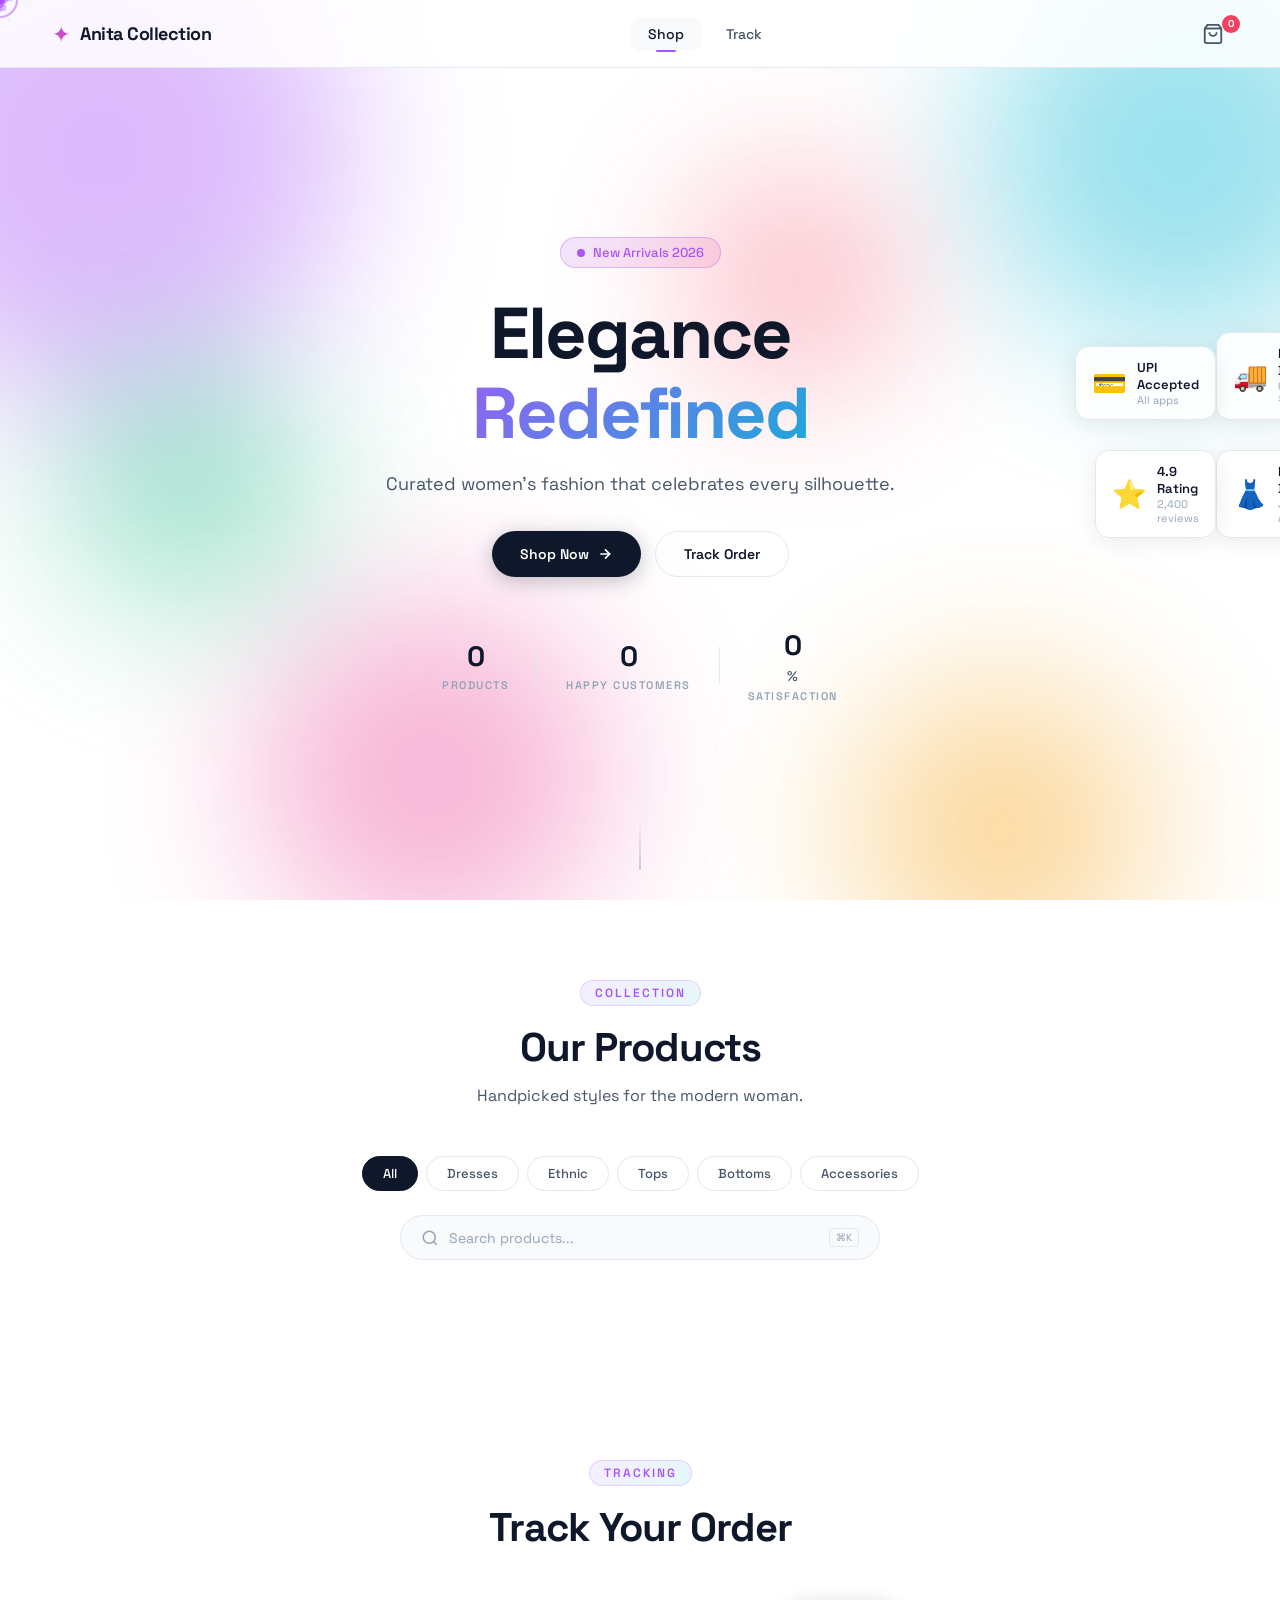
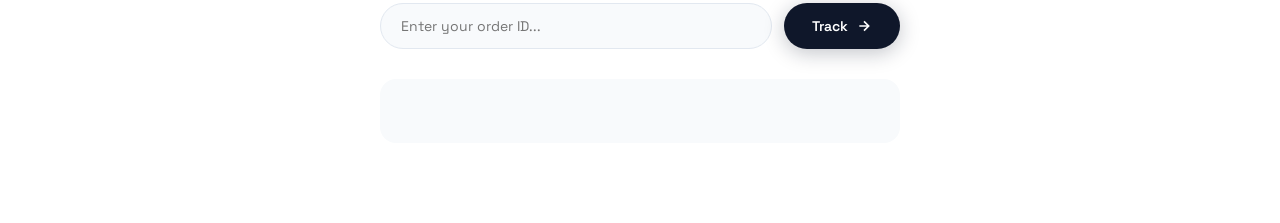
<file: index.html>
<!DOCTYPE html>
<html lang="en">
<head>
    <meta charset="UTF-8">
    <meta name="viewport" content="width=device-width, initial-scale=1.0">
    <title>Anita Collection — Women's Fashion</title>
    <link href="https://fonts.googleapis.com/css2?family=Space+Grotesk:wght@300;400;500;600;700&family=Inter:wght@300;400;500;600;700&display=swap" rel="stylesheet">
    <link rel="stylesheet" href="style.css">
</head>
<body>

<canvas id="cursor-canvas"></canvas>
<div id="cursor-follower">
    <div class="cursor-dot"></div>
    <div class="cursor-ring"></div>
</div>

<!-- Secret trigger: triple-click brand logo -->
<nav class="navbar">
    <div class="nav-brand" id="navBrand" data-secret-trigger>
        <span class="brand-icon">✦</span>
        <span class="brand-name">Anita Collection</span>
    </div>
    <div class="nav-links">
        <a href="#shop" class="nav-link active" data-goto="shop">Shop</a>
        <a href="#orders" class="nav-link" data-goto="orders">Track</a>
    </div>
    <div class="nav-cart" id="navCart">
        <span class="cart-count" id="cartCount">0</span>
        <svg width="22" height="22" viewBox="0 0 24 24" fill="none" stroke="currentColor" stroke-width="2">
            <path d="M6 2L3 6v14a2 2 0 002 2h14a2 2 0 002-2V6l-3-4z"/>
            <line x1="3" y1="6" x2="21" y2="6"/>
            <path d="M16 10a4 4 0 01-8 0"/>
        </svg>
    </div>
</nav>

<!-- HERO -->
<section class="hero" id="hero">
    <div class="hero-bg-shapes">
        <div class="shape shape-1"></div>
        <div class="shape shape-2"></div>
        <div class="shape shape-3"></div>
        <div class="shape shape-4"></div>
        <div class="shape shape-5"></div>
        <div class="shape shape-6"></div>
    </div>
    <div class="hero-content">
        <div class="hero-badge">
            <span class="badge-pulse"></span>
            New Arrivals 2026
        </div>
        <h1 class="hero-title">
            <span class="hero-title-line">Elegance</span>
            <span class="hero-title-line gradient-text">Redefined</span>
        </h1>
        <p class="hero-subtitle">Curated women's fashion that celebrates every silhouette.</p>
        <div class="hero-cta">
            <button class="btn btn-primary" data-goto="shop">
                <span>Shop Now</span>
                <svg width="16" height="16" viewBox="0 0 24 24" fill="none" stroke="currentColor" stroke-width="2.5">
                    <path d="M5 12h14M12 5l7 7-7 7"/>
                </svg>
            </button>
            <button class="btn btn-ghost" data-goto="orders">
                <span>Track Order</span>
            </button>
        </div>
        <div class="hero-stats">
            <div class="stat-item">
                <span class="stat-number" data-count="1200">0</span>
                <span class="stat-label">Products</span>
            </div>
            <div class="stat-divider"></div>
            <div class="stat-item">
                <span class="stat-number" data-count="8500">0</span>
                <span class="stat-label">Happy Customers</span>
            </div>
            <div class="stat-divider"></div>
            <div class="stat-item">
                <span class="stat-number" data-count="99">0</span><span class="stat-suffix">%</span>
                <span class="stat-label">Satisfaction</span>
            </div>
        </div>
    </div>
    <div class="hero-visual">
        <div class="float-card fc-1">
            <div class="fc-emoji">👗</div>
            <div class="fc-info"><div class="fc-title">New Dress</div><div class="fc-sub">Just added</div></div>
        </div>
        <div class="float-card fc-2">
            <div class="fc-emoji">⭐</div>
            <div class="fc-info"><div class="fc-title">4.9 Rating</div><div class="fc-sub">2,400 reviews</div></div>
        </div>
        <div class="float-card fc-3">
            <div class="fc-emoji">🚚</div>
            <div class="fc-info"><div class="fc-title">Free Delivery</div><div class="fc-sub">Orders ₹499+</div></div>
        </div>
        <div class="float-card fc-4">
            <div class="fc-emoji">💳</div>
            <div class="fc-info"><div class="fc-title">UPI Accepted</div><div class="fc-sub">All apps</div></div>
        </div>
    </div>
    <div class="hero-scroll-indicator">
        <div class="scroll-line"></div>
    </div>
</section>

<!-- SHOP -->
<div class="shop-section" id="shop">
    <div class="section-header">
        <div class="section-tag">Collection</div>
        <h2 class="section-title">Our Products</h2>
        <p class="section-subtitle">Handpicked styles for the modern woman.</p>
    </div>
    <div class="shop-filters">
        <button class="filter-btn active" data-filter="all">All</button>
        <button class="filter-btn" data-filter="dresses">Dresses</button>
        <button class="filter-btn" data-filter="ethnic">Ethnic</button>
        <button class="filter-btn" data-filter="tops">Tops</button>
        <button class="filter-btn" data-filter="bottoms">Bottoms</button>
        <button class="filter-btn" data-filter="accessories">Accessories</button>
    </div>
    <div class="search-bar">
        <svg width="18" height="18" viewBox="0 0 24 24" fill="none" stroke="currentColor" stroke-width="2">
            <circle cx="11" cy="11" r="8"/><path d="m21 21-4.35-4.35"/>
        </svg>
        <input type="text" id="searchInput" placeholder="Search products...">
        <div class="search-kbd">⌘K</div>
    </div>
    <div class="products-grid" id="productsGrid"></div>
</div>

<!-- ORDER TRACKING -->
<div class="orders-section" id="orders">
    <div class="section-header">
        <div class="section-tag">Tracking</div>
        <h2 class="section-title">Track Your Order</h2>
    </div>
    <div class="order-lookup">
        <input type="text" id="orderLookupInput" placeholder="Enter your order ID...">
        <button class="btn btn-primary" id="lookupOrderBtn">
            <span>Track</span>
            <svg width="16" height="16" viewBox="0 0 24 24" fill="none" stroke="currentColor" stroke-width="2.5">
                <path d="M5 12h14M12 5l7 7-7 7"/>
            </svg>
        </button>
    </div>
    <div class="order-result" id="orderResult"></div>
</div>

<!-- CART DRAWER -->
<div class="cart-overlay" id="cartOverlay"></div>
<div class="cart-drawer" id="cartDrawer">
    <div class="cart-header">
        <h3>Your Cart <span id="cartItemCount">(0)</span></h3>
        <button class="cart-close" id="cartClose">
            <svg width="20" height="20" viewBox="0 0 24 24" fill="none" stroke="currentColor" stroke-width="2">
                <path d="M18 6L6 18M6 6l12 12"/>
            </svg>
        </button>
    </div>
    <div class="cart-items" id="cartItems"></div>
    <div class="cart-empty" id="cartEmpty">
        <div class="cart-empty-icon">🛒</div>
        <p>Your cart is empty</p>
    </div>
    <div class="cart-footer" id="cartFooter">
        <div class="cart-subtotal">
            <span>Subtotal</span>
            <span id="cartSubtotal">₹0.00</span>
        </div>
        <div class="cart-tax">
            <span>Tax (8%)</span>
            <span id="cartTax">₹0.00</span>
        </div>
        <div class="cart-total">
            <span>Total</span>
            <span id="cartTotal">₹0.00</span>
        </div>
        <button class="btn btn-checkout" id="checkoutBtn">
            <span>Checkout with UPI</span>
            <svg width="16" height="16" viewBox="0 0 24 24" fill="none" stroke="currentColor" stroke-width="2.5">
                <path d="M5 12h14M12 5l7 7-7 7"/>
            </svg>
        </button>
    </div>
</div>

<!-- CHECKOUT MODAL -->
<div class="modal-overlay" id="checkoutModal">
    <div class="modal">
        <div class="modal-header">
            <h3>Checkout</h3>
            <button class="modal-close" id="modalClose">
                <svg width="20" height="20" viewBox="0 0 24 24" fill="none" stroke="currentColor" stroke-width="2">
                    <path d="M18 6L6 18M6 6l12 12"/>
                </svg>
            </button>
        </div>
        <div class="modal-body">
            <div class="checkout-step active" data-step="1">
                <h4>Step 1: Contact Info</h4>
                <div class="form-group"><label>Full Name</label><input type="text" id="checkoutName" placeholder="Anita Sharma"></div>
                <div class="form-group"><label>Email</label><input type="email" id="checkoutEmail" placeholder="anita@example.com"></div>
                <div class="form-group"><label>Phone</label><input type="tel" id="checkoutPhone" placeholder="+91 98765 43210"></div>
            </div>
            <div class="checkout-step" data-step="2">
                <h4>Step 2: Shipping Address</h4>
                <div class="form-group"><label>Address</label><input type="text" id="checkoutAddress" placeholder="42 MG Road, Flat 3B"></div>
                <div class="form-row">
                    <div class="form-group"><label>City</label><input type="text" id="checkoutCity" placeholder="Mumbai"></div>
                    <div class="form-group"><label>PIN Code</label><input type="text" id="checkoutZip" placeholder="400001"></div>
                </div>
            </div>
            <div class="checkout-step" data-step="3">
                <h4>Step 3: Payment — UPI</h4>
                <div class="upi-info">
                    <div class="upi-qr-placeholder">📱</div>
                    <p>Pay via any UPI app</p>
                    <p class="upi-id">Owner UPI: <strong>tarunmoriya121-1@okhdfcbank</strong></p>
                </div>
                <div class="form-group"><label>UPI Reference Number</label><input type="text" id="checkoutCard" placeholder="Enter UPI reference (e.g. NPCI123456789)"></div>
            </div>
            <div class="checkout-step" data-step="4">
                <div class="order-confirmation">
                    <div class="confirm-icon">✅</div>
                    <h4>Order Placed!</h4>
                    <p>Order ID: <strong id="newOrderId">--</strong></p>
                    <p>Estimated delivery: <strong>3-5 business days</strong></p>
                    <button class="btn btn-primary" id="continueShoppingBtn"><span>Continue Shopping</span></button>
                </div>
            </div>
        </div>
        <div class="modal-footer" id="modalFooter">
            <button class="btn btn-ghost" id="prevStepBtn" style="display:none;">Back</button>
            <button class="btn btn-primary" id="nextStepBtn"><span>Next</span><svg width="16" height="16" viewBox="0 0 24 24" fill="none" stroke="currentColor" stroke-width="2.5"><path d="M5 12h14M12 5l7 7-7 7"/></svg></button>
        </div>
    </div>
</div>

<!-- ═══════════════════ SECRET PIN MODAL ═══════════════════ -->
<div class="pin-modal" id="pinModal">
    <div class="pin-card">
        <div class="pin-icon">🔐</div>
        <h3>Owner Access</h3>
        <p>Enter your 4-digit PIN</p>
        <div class="pin-display" id="pinDisplay"></div>
        <div class="pin-error" id="pinError" style="display:none;">Incorrect PIN. Try again.</div>
        <div class="pin-keypad" id="pinKeypad"></div>
        <button class="pin-cancel" id="pinCancel">Cancel</button>
        <p class="pin-hint" id="secretHint"></p>
    </div>
</div>

<!-- ═══════════════════ ADMIN PANEL ═══════════════════ -->
<div class="admin-overlay" id="adminOverlay"></div>
<div class="admin-panel" id="adminPanel">
    <div class="admin-topbar">
        <div class="admin-brand">
            <span class="brand-icon">✦</span>
            <span class="admin-title">Owner Panel</span>
            <span class="admin-badge">Control Center</span>
        </div>
        <div class="admin-nav">
            <button class="admin-tab active" data-admin-tab="dashboard">Dashboard</button>
            <button class="admin-tab" data-admin-tab="products">Products</button>
            <button class="admin-tab" data-admin-tab="orders-admin">Orders</button>
            <button class="admin-tab" data-admin-tab="add-product">Add Product</button>
        </div>
        <button class="admin-close" id="adminClose">
            <svg width="18" height="18" viewBox="0 0 24 24" fill="none" stroke="currentColor" stroke-width="2">
                <path d="M18 6L6 18M6 6l12 12"/>
            </svg>
        </button>
    </div>

    <!-- DASHBOARD TAB -->
    <div class="admin-content active" id="adminDashboard">
        <div class="admin-stats">
            <div class="a-stat-card a-stat-revenue">
                <div class="a-stat-icon">💰</div>
                <div class="a-stat-info">
                    <div class="a-stat-label">Total Revenue</div>
                    <div class="a-stat-value" id="adminRevenue">₹0.00</div>
                </div>
            </div>
            <div class="a-stat-card a-stat-profit">
                <div class="a-stat-icon">📈</div>
                <div class="a-stat-info">
                    <div class="a-stat-label">Total Profit</div>
                    <div class="a-stat-value" id="adminProfit">₹0.00</div>
                </div>
            </div>
            <div class="a-stat-card a-stat-orders">
                <div class="a-stat-icon">📦</div>
                <div class="a-stat-info">
                    <div class="a-stat-label">Total Orders</div>
                    <div class="a-stat-value" id="adminTotalOrders">0</div>
                </div>
            </div>
            <div class="a-stat-card a-stat-products">
                <div class="a-stat-icon">👗</div>
                <div class="a-stat-info">
                    <div class="a-stat-label">Active Products</div>
                    <div class="a-stat-value" id="adminProductCount">0</div>
                </div>
            </div>
        </div>
        <div class="admin-chart-card">
            <div class="chart-header">
                <h4>Revenue &amp; Profit Trend</h4>
                <div class="chart-period-btns">
                    <button class="chart-period-btn active" data-period="week">Week</button>
                    <button class="chart-period-btn" data-period="month">Month</button>
                </div>
            </div>
            <div class="chart-container">
                <canvas id="revenueChart" height="200"></canvas>
            </div>
            <div class="chart-legend">
                <span class="legend-item"><span class="legend-dot" style="background:#a855f7;"></span> Revenue</span>
                <span class="legend-item"><span class="legend-dot" style="background:#06b6d4;"></span> Profit</span>
            </div>
        </div>
        <div class="admin-orders-table">
            <div class="table-header">
                <h4>Recent Orders</h4>
                <div class="table-filter-btns">
                    <button class="table-filter-btn active" data-status="all">All</button>
                    <button class="table-filter-btn" data-status="pending">Pending</button>
                    <button class="table-filter-btn" data-status="confirmed">Confirmed</button>
                    <button class="table-filter-btn" data-status="shipped">Shipped</button>
                    <button class="table-filter-btn" data-status="delivered">Delivered</button>
                </div>
            </div>
            <div class="table-wrapper">
                <table>
                    <thead><tr><th>ID</th><th>Customer</th><th>Items</th><th>Total</th><th>Profit</th><th>Status</th><th>Actions</th></tr></thead>
                    <tbody id="adminOrdersTable"></tbody>
                </table>
            </div>
        </div>
        <div class="admin-category-card">
            <h4>Sales by Category</h4>
            <div class="category-bars" id="categoryBars"></div>
        </div>
    </div>

    <!-- PRODUCTS TAB -->
    <div class="admin-content" id="adminProducts">
        <div class="admin-section-header">
            <h3>Product Management</h3>
            <button class="btn btn-primary" id="adminAddProductBtn">
                <svg width="16" height="16" viewBox="0 0 24 24" fill="none" stroke="currentColor" stroke-width="2.5"><path d="M12 5v14M5 12h14"/></svg>
                Add Product
            </button>
        </div>
        <div class="admin-products-grid" id="adminProductsGrid"></div>
    </div>

    <!-- ORDERS TAB -->
    <div class="admin-content" id="adminOrdersAdmin">
        <div class="admin-section-header">
            <h3>All Orders</h3>
            <div class="admin-orders-search">
                <svg width="16" height="16" viewBox="0 0 24 24" fill="none" stroke="currentColor" stroke-width="2"><circle cx="11" cy="11" r="8"/><path d="m21 21-4.35-4.35"/></svg>
                <input type="text" id="adminOrdersSearch" placeholder="Search orders...">
            </div>
        </div>
        <div class="admin-full-orders-table">
            <table>
                <thead><tr><th>ID</th><th>Customer</th><th>Email</th><th>Items</th><th>Subtotal</th><th>Tax</th><th>Total</th><th>Cost</th><th>Profit</th><th>Status</th><th>Date</th><th>Actions</th></tr></thead>
                <tbody id="adminFullOrdersTable"></tbody>
            </table>
        </div>
    </div>

    <!-- ADD PRODUCT TAB -->
    <div class="admin-content" id="adminAddProduct">
        <div class="admin-section-header">
            <h3>Add / Edit Product</h3>
        </div>
        <form class="product-form" id="productForm">
            <input type="hidden" id="editProductId" value="">

            <!-- Product Image Upload -->
            <div class="form-group">
                <label>Product Photo</label>
                <div class="image-upload-area" id="imageUploadArea">
                    <div class="image-upload-placeholder" id="imagePlaceholder">
                        <svg width="32" height="32" viewBox="0 0 24 24" fill="none" stroke="currentColor" stroke-width="1.5">
                            <rect x="3" y="3" width="18" height="18" rx="2" ry="2"/>
                            <circle cx="8.5" cy="8.5" r="1.5"/>
                            <polyline points="21 15 16 10 5 21"/>
                        </svg>
                        <p>Click to upload product photo</p>
                        <span>JPG, PNG, WEBP — max 5MB</span>
                    </div>
                    <img id="imagePreview" class="image-preview" style="display:none;" alt="Product preview">
                </div>
                <input type="file" id="productImageInput" accept="image/*" style="display:none;">
                <div class="image-upload-actions" id="imageUploadActions" style="display:none;">
                    <button type="button" class="btn btn-ghost btn-sm" id="removeImageBtn">Remove Photo</button>
                </div>
                <small style="color:#666;">Upload a clear product photo — it will be shown to customers</small>
            </div>

            <div class="form-row-2">
                <div class="form-group">
                    <label>Product Name *</label>
                    <input type="text" id="productName" required placeholder="Embroidered Kurti Set">
                </div>
                <div class="form-group">
                    <label>Category *</label>
                    <select id="productCategory">
                        <option value="dresses">Dresses</option>
                        <option value="ethnic">Ethnic</option>
                        <option value="tops">Tops</option>
                        <option value="bottoms">Bottoms</option>
                        <option value="accessories">Accessories</option>
                    </select>
                </div>
            </div>
            <div class="form-row-2">
                <div class="form-group">
                    <label>Selling Price (₹) *</label>
                    <input type="number" id="productPrice" required step="0.01" min="0" placeholder="1499">
                </div>
                <div class="form-group">
                    <label>Cost Price (₹) * — for profit</label>
                    <input type="number" id="productCost" required step="0.01" min="0" placeholder="450">
                </div>
            </div>
            <div class="form-row-2">
                <div class="form-group">
                    <label>Stock Qty *</label>
                    <input type="number" id="productStock" required min="0" placeholder="50">
                </div>
                <div class="form-group">
                    <label>Rating (1–5)</label>
                    <input type="number" id="productRating" min="1" max="5" step="0.1" placeholder="4.5">
                </div>
            </div>
            <div class="form-group">
                <label>Description</label>
                <textarea id="productDescription" rows="3" placeholder="Beautiful hand-embroidered kurti with mirror work..."></textarea>
            </div>
            <div class="form-group">
                <label>Emoji Icon</label>
                <input type="text" id="productEmoji" placeholder="👚" maxlength="2">
                <small style="color:#666;">Use one emoji to represent the product</small>
            </div>
            <div class="form-group">
                <label>Accent Color</label>
                <input type="color" id="productColor" value="#a855f7">
            </div>
            <div class="form-actions">
                <button type="submit" class="btn btn-primary">
                    <svg width="16" height="16" viewBox="0 0 24 24" fill="none" stroke="currentColor" stroke-width="2.5">
                        <path d="M19 21H5a2 2 0 01-2-2V5a2 2 0 012-2h11l5 5v11a2 2 0 01-2 2z"/>
                        <polyline points="17 21 17 13 7 13 7 21"/><polyline points="7 3 7 8 15 8"/>
                    </svg>
                    <span id="productFormSubmitText">Save Product</span>
                </button>
                <button type="button" class="btn btn-ghost" id="cancelEditBtn" style="display:none;">Cancel Edit</button>
            </div>
        </form>
    </div>
</div>

<script src="script.js"></script>
</body>
</html>
</file>
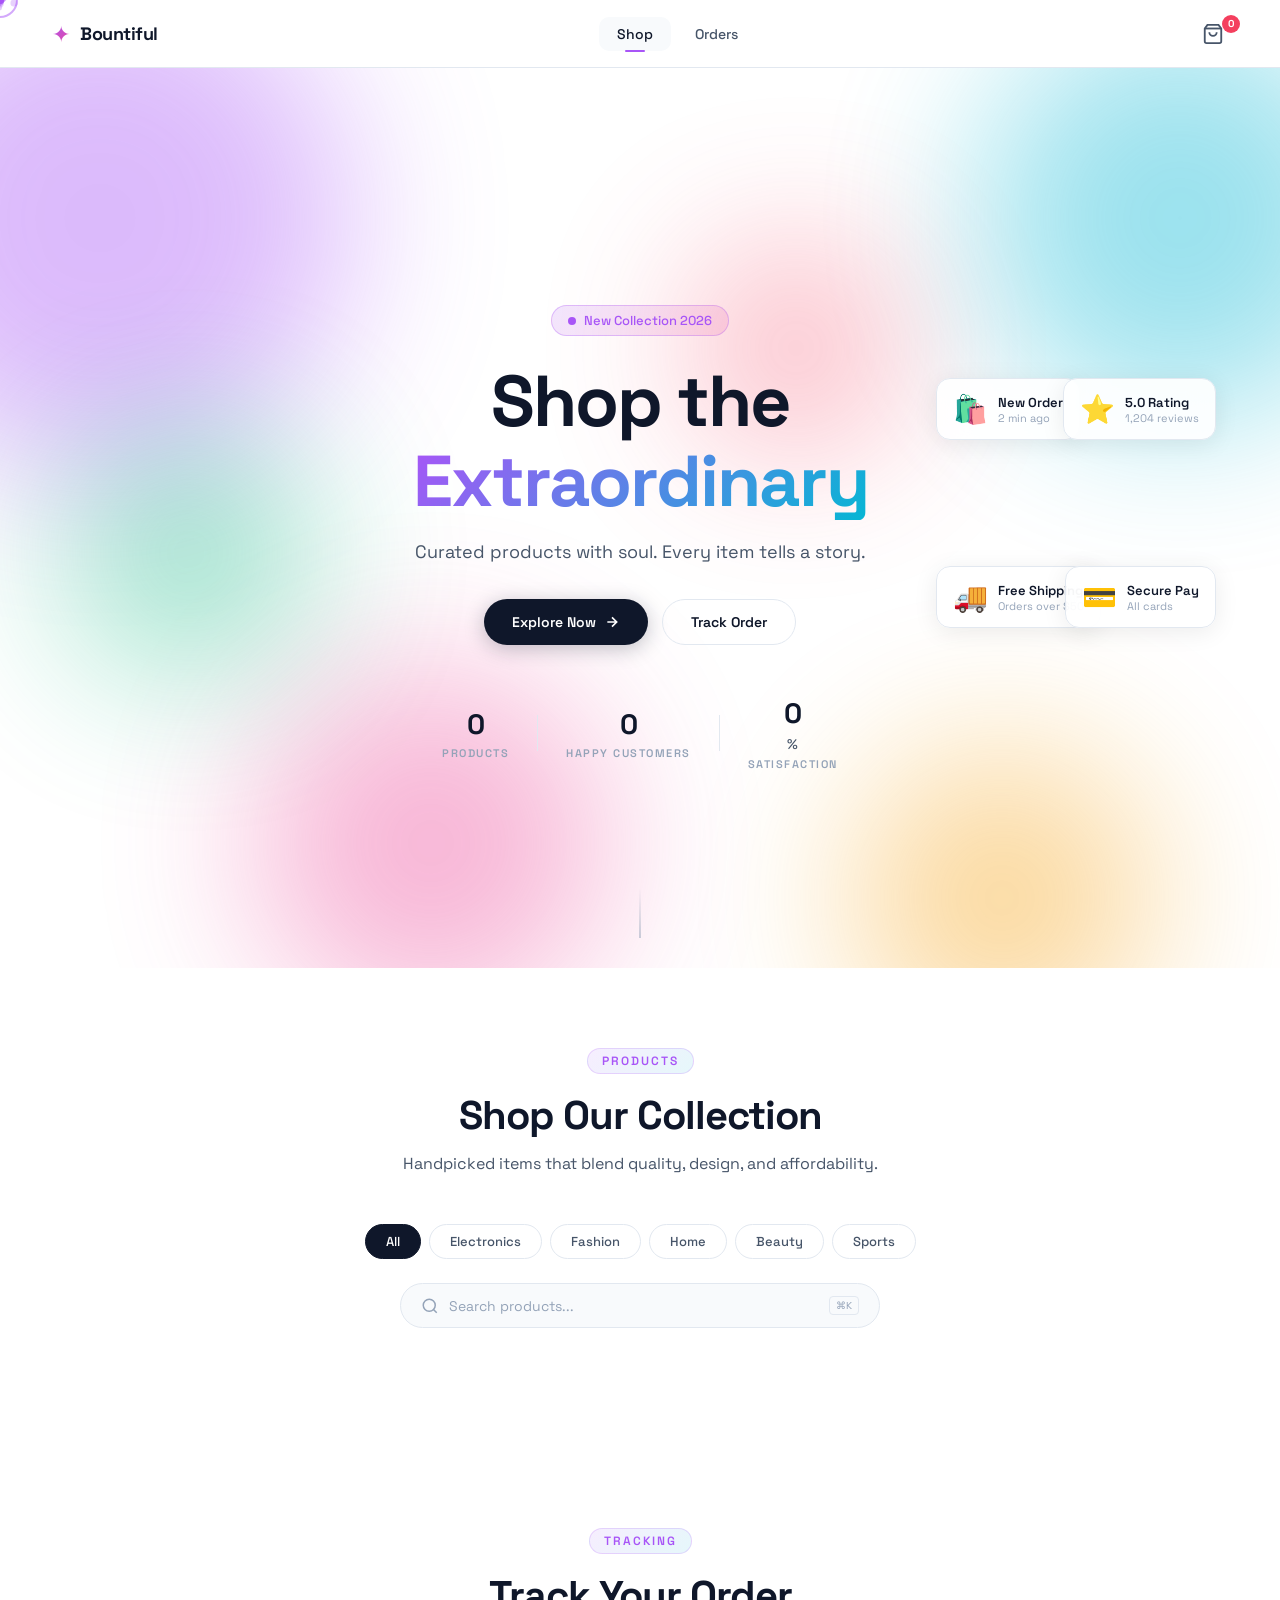
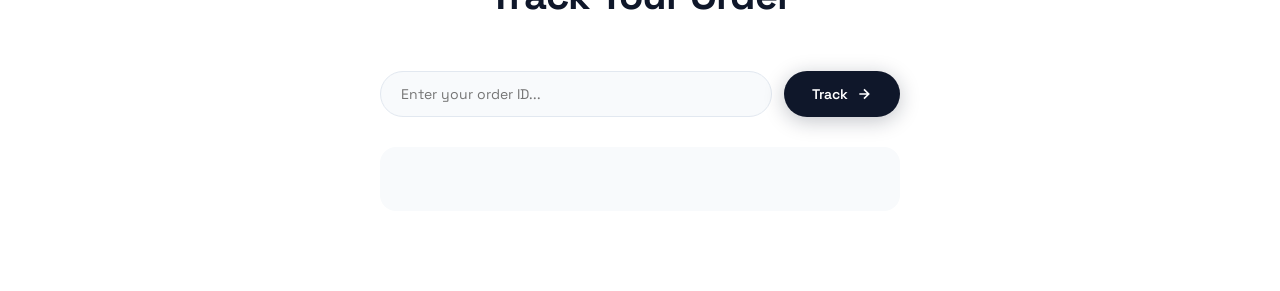
<file: index (2).html>
<!DOCTYPE html>
<html lang="en">
<head>
    <meta charset="UTF-8">
    <meta name="viewport" content="width=device-width, initial-scale=1.0">
    <title>Bountiful — Shop</title>
    <link href="https://fonts.googleapis.com/css2?family=Space+Grotesk:wght@300;400;500;600;700&family=Inter:wght@300;400;500;600;700&display=swap" rel="stylesheet">
    <link rel="stylesheet" href="style.css">
</head>
<body>

<canvas id="cursor-canvas"></canvas>
<div id="cursor-follower">
    <div class="cursor-dot"></div>
    <div class="cursor-ring"></div>
</div>

<!-- NAV -->
<nav class="navbar">
    <div class="nav-brand" id="navBrand" data-secret-trigger>
        <span class="brand-icon">✦</span>
        <span class="brand-name">Bountiful</span>
    </div>
    <div class="nav-links">
        <a href="#shop" class="nav-link active" data-goto="shop">Shop</a>
        <a href="#orders" class="nav-link" data-goto="orders">Orders</a>
    </div>
    <div class="nav-cart" id="navCart">
        <span class="cart-count" id="cartCount">0</span>
        <svg width="22" height="22" viewBox="0 0 24 24" fill="none" stroke="currentColor" stroke-width="2">
            <path d="M6 2L3 6v14a2 2 0 002 2h14a2 2 0 002-2V6l-3-4z"/>
            <line x1="3" y1="6" x2="21" y2="6"/>
            <path d="M16 10a4 4 0 01-8 0"/>
        </svg>
    </div>
</nav>

<!-- CUSTOMER VIEW -->
<section class="customer-view" id="customerView">
    <div class="hero" id="hero">
        <div class="hero-bg-shapes">
            <div class="shape shape-1"></div>
            <div class="shape shape-2"></div>
            <div class="shape shape-3"></div>
            <div class="shape shape-4"></div>
            <div class="shape shape-5"></div>
            <div class="shape shape-6"></div>
        </div>
        <div class="hero-content">
            <div class="hero-badge"><span class="badge-pulse"></span> New Collection 2026</div>
            <h1 class="hero-title">
                <span class="hero-title-line">Shop the</span>
                <span class="hero-title-line gradient-text">Extraordinary</span>
            </h1>
            <p class="hero-subtitle">Curated products with soul. Every item tells a story.</p>
            <div class="hero-cta">
                <button class="btn btn-primary" data-goto="shop"><span>Explore Now</span><svg width="16" height="16" viewBox="0 0 24 24" fill="none" stroke="currentColor" stroke-width="2.5"><path d="M5 12h14M12 5l7 7-7 7"/></svg></button>
                <button class="btn btn-ghost" data-goto="orders"><span>Track Order</span></button>
            </div>
            <div class="hero-stats">
                <div class="stat-item"><span class="stat-number" data-count="1200">0</span><span class="stat-label">Products</span></div>
                <div class="stat-divider"></div>
                <div class="stat-item"><span class="stat-number" data-count="8500">0</span><span class="stat-label">Happy Customers</span></div>
                <div class="stat-divider"></div>
                <div class="stat-item"><span class="stat-number" data-count="99">0</span><span class="stat-suffix">%</span><span class="stat-label">Satisfaction</span></div>
            </div>
        </div>
        <div class="hero-visual">
            <div class="floating-cards">
                <div class="float-card fc-1"><div class="fc-emoji">🛍️</div><div class="fc-info"><div class="fc-title">New Order</div><div class="fc-sub">2 min ago</div></div></div>
                <div class="float-card fc-2"><div class="fc-emoji">⭐</div><div class="fc-info"><div class="fc-title">5.0 Rating</div><div class="fc-sub">1,204 reviews</div></div></div>
                <div class="float-card fc-3"><div class="fc-emoji">🚚</div><div class="fc-info"><div class="fc-title">Free Shipping</div><div class="fc-sub">Orders over $50</div></div></div>
                <div class="float-card fc-4"><div class="fc-emoji">💳</div><div class="fc-info"><div class="fc-title">Secure Pay</div><div class="fc-sub">All cards</div></div></div>
            </div>
        </div>
        <div class="hero-scroll-indicator"><div class="scroll-line"></div></div>
    </div>

    <div class="shop-section" id="shop">
        <div class="section-header">
            <div class="section-tag">Products</div>
            <h2 class="section-title">Shop Our Collection</h2>
            <p class="section-subtitle">Handpicked items that blend quality, design, and affordability.</p>
        </div>
        <div class="shop-filters">
            <button class="filter-btn active" data-filter="all">All</button>
            <button class="filter-btn" data-filter="electronics">Electronics</button>
            <button class="filter-btn" data-filter="fashion">Fashion</button>
            <button class="filter-btn" data-filter="home">Home</button>
            <button class="filter-btn" data-filter="beauty">Beauty</button>
            <button class="filter-btn" data-filter="sports">Sports</button>
        </div>
        <div class="search-bar">
            <svg width="18" height="18" viewBox="0 0 24 24" fill="none" stroke="currentColor" stroke-width="2"><circle cx="11" cy="11" r="8"/><path d="m21 21-4.35-4.35"/></svg>
            <input type="text" id="searchInput" placeholder="Search products...">
            <div class="search-kbd">⌘K</div>
        </div>
        <div class="products-grid" id="productsGrid"></div>
    </div>

    <div class="orders-section" id="orders">
        <div class="section-header">
            <div class="section-tag">Tracking</div>
            <h2 class="section-title">Track Your Order</h2>
        </div>
        <div class="order-lookup">
            <input type="text" id="orderLookupInput" placeholder="Enter your order ID...">
            <button class="btn btn-primary" id="lookupOrderBtn"><span>Track</span><svg width="16" height="16" viewBox="0 0 24 24" fill="none" stroke="currentColor" stroke-width="2.5"><path d="M5 12h14M12 5l7 7-7 7"/></svg></button>
        </div>
        <div class="order-result" id="orderResult"></div>
    </div>
</section>

<!-- CART DRAWER -->
<div class="cart-overlay" id="cartOverlay"></div>
<div class="cart-drawer" id="cartDrawer">
    <div class="cart-header">
        <h3>Your Cart <span id="cartItemCount">(0)</span></h3>
        <button class="cart-close" id="cartClose"><svg width="20" height="20" viewBox="0 0 24 24" fill="none" stroke="currentColor" stroke-width="2"><path d="M18 6L6 18M6 6l12 12"/></svg></button>
    </div>
    <div class="cart-items" id="cartItems"></div>
    <div class="cart-empty" id="cartEmpty"><div class="cart-empty-icon">🛒</div><p>Your cart is empty</p></div>
    <div class="cart-footer" id="cartFooter">
        <div class="cart-subtotal"><span>Subtotal</span><span id="cartSubtotal">$0.00</span></div>
        <div class="cart-tax"><span>Tax (8%)</span><span id="cartTax">$0.00</span></div>
        <div class="cart-total"><span>Total</span><span id="cartTotal">$0.00</span></div>
        <button class="btn btn-checkout" id="checkoutBtn"><span>Proceed to Checkout</span><svg width="16" height="16" viewBox="0 0 24 24" fill="none" stroke="currentColor" stroke-width="2.5"><path d="M5 12h14M12 5l7 7-7 7"/></svg></button>
    </div>
</div>

<!-- CHECKOUT MODAL -->
<div class="modal-overlay" id="checkoutModal">
    <div class="modal">
        <div class="modal-header">
            <h3>Checkout</h3>
            <button class="modal-close" id="modalClose"><svg width="20" height="20" viewBox="0 0 24 24" fill="none" stroke="currentColor" stroke-width="2"><path d="M18 6L6 18M6 6l12 12"/></svg></button>
        </div>
        <div class="modal-body">
            <div class="checkout-step active" data-step="1">
                <h4>Step 1: Contact Info</h4>
                <div class="form-group"><label>Full Name</label><input type="text" id="checkoutName" placeholder="Jane Smith"></div>
                <div class="form-group"><label>Email</label><input type="email" id="checkoutEmail" placeholder="jane@example.com"></div>
                <div class="form-group"><label>Phone</label><input type="tel" id="checkoutPhone" placeholder="+1 555 000 0000"></div>
            </div>
            <div class="checkout-step" data-step="2">
                <h4>Step 2: Shipping Address</h4>
                <div class="form-group"><label>Address</label><input type="text" id="checkoutAddress" placeholder="123 Market St"></div>
                <div class="form-row">
                    <div class="form-group"><label>City</label><input type="text" id="checkoutCity" placeholder="San Francisco"></div>
                    <div class="form-group"><label>ZIP</label><input type="text" id="checkoutZip" placeholder="94102"></div>
                </div>
            </div>
            <div class="checkout-step" data-step="3">
                <h4>Step 3: Payment</h4>
                <div class="payment-cards">
                    <div class="payment-card active"><span>💳</span> Credit Card</div>
                    <div class="payment-card"><span>📱</span> PayPal</div>
                    <div class="payment-card"><span>🏦</span> Bank Transfer</div>
                </div>
                <div class="form-group"><label>Card Number</label><input type="text" id="checkoutCard" placeholder="•••• •••• •••• ••••" maxlength="19"></div>
                <div class="form-row">
                    <div class="form-group"><label>Expiry</label><input type="text" id="checkoutExpiry" placeholder="MM/YY" maxlength="5"></div>
                    <div class="form-group"><label>CVV</label><input type="text" id="checkoutCvv" placeholder="•••" maxlength="4"></div>
                </div>
            </div>
            <div class="checkout-step" data-step="4">
                <div class="order-confirmation">
                    <div class="confirm-icon">✅</div>
                    <h4>Order Placed!</h4>
                    <p>Order ID: <strong id="newOrderId">--</strong></p>
                    <p>Estimated delivery: <strong>3-5 business days</strong></p>
                    <button class="btn btn-primary" id="continueShoppingBtn"><span>Continue Shopping</span></button>
                </div>
            </div>
        </div>
        <div class="modal-footer" id="modalFooter">
            <button class="btn btn-ghost" id="prevStepBtn" style="display:none;">Back</button>
            <button class="btn btn-primary" id="nextStepBtn"><span>Next</span><svg width="16" height="16" viewBox="0 0 24 24" fill="none" stroke="currentColor" stroke-width="2.5"><path d="M5 12h14M12 5l7 7-7 7"/></svg></button>
        </div>
    </div>
</div>

<!-- SECRET ADMIN TRIGGER (hidden — triple-click brand logo) -->
<div id="secretHint" style="display:none;position:fixed;bottom:20px;left:50%;transform:translateX(-50%);background:#0f172a;color:#fff;padding:8px 16px;border-radius:20px;font-size:12px;font-family:Inter,sans-serif;z-index:9999;pointer-events:none;">Admin mode ready — click brand to unlock</div>

<!-- ADMIN PIN GATE MODAL -->
<div class="pin-modal" id="pinModal">
    <div class="pin-card">
        <div class="pin-icon">🔐</div>
        <h3>Owner Access</h3>
        <p>Enter your PIN to access the control panel</p>
        <div class="pin-inputs" id="pinInputs">
            <input type="password" class="pin-digit" maxlength="1" inputmode="numeric">
            <input type="password" class="pin-digit" maxlength="1" inputmode="numeric">
            <input type="password" class="pin-digit" maxlength="1" inputmode="numeric">
            <input type="password" class="pin-digit" maxlength="1" inputmode="numeric">
        </div>
        <div class="pin-error" id="pinError" style="display:none;">Incorrect PIN. Try again.</div>
        <div class="pin-keypad" id="pinKeypad"></div>
        <div class="pin-actions">
            <button class="btn btn-ghost btn-sm" id="pinCancelBtn">Cancel</button>
            <button class="btn btn-primary btn-sm" id="pinClearBtn">Clear</button>
        </div>
    </div>
</div>

<!-- ADMIN PANEL (hidden — owner only) -->
<div class="admin-overlay" id="adminOverlay"></div>
<div class="admin-panel" id="adminPanel">
    <div class="admin-topbar">
        <div class="admin-brand">
            <span class="brand-icon">✦</span>
            <span class="admin-title">Admin Dashboard</span>
            <span class="admin-badge">Owner Panel</span>
        </div>
        <div class="admin-nav">
            <button class="admin-tab active" data-admin-tab="dashboard"><svg width="16" height="16" viewBox="0 0 24 24" fill="none" stroke="currentColor" stroke-width="2"><rect x="3" y="3" width="7" height="7"/><rect x="14" y="3" width="7" height="7"/><rect x="14" y="14" width="7" height="7"/><rect x="3" y="14" width="7" height="7"/></svg>Dashboard</button>
            <button class="admin-tab" data-admin-tab="products"><svg width="16" height="16" viewBox="0 0 24 24" fill="none" stroke="currentColor" stroke-width="2"><path d="M6 2L3 6v14a2 2 0 002 2h14a2 2 0 002-2V6l-3-4z"/><line x1="3" y1="6" x2="21" y2="6"/><path d="M16 10a4 4 0 01-8 0"/></svg>Products</button>
            <button class="admin-tab" data-admin-tab="orders-admin"><svg width="16" height="16" viewBox="0 0 24 24" fill="none" stroke="currentColor" stroke-width="2"><path d="M9 5H7a2 2 0 00-2 2v12a2 2 0 002 2h10a2 2 0 002-2V7a2 2 0 00-2-2h-2"/><rect x="9" y="3" width="6" height="4" rx="1"/><path d="M9 12h6M9 16h6"/></svg>Orders</button>
            <button class="admin-tab" data-admin-tab="add-product"><svg width="16" height="16" viewBox="0 0 24 24" fill="none" stroke="currentColor" stroke-width="2"><circle cx="12" cy="12" r="10"/><path d="M12 8v8M8 12h8"/></svg>Add Product</button>
        </div>
        <div class="admin-topbar-actions">
            <div class="admin-live-badge"><span class="live-dot"></span>Live</div>
            <button class="admin-close" id="adminClose"><svg width="18" height="18" viewBox="0 0 24 24" fill="none" stroke="currentColor" stroke-width="2"><path d="M18 6L6 18M6 6l12 12"/></svg></button>
        </div>
    </div>

    <div class="admin-content active" id="adminDashboard">
        <div class="admin-stats">
            <div class="a-stat-card a-stat-revenue"><div class="a-stat-icon">💰</div><div class="a-stat-info"><div class="a-stat-label">Total Revenue</div><div class="a-stat-value" id="adminRevenue">$0.00</div></div></div>
            <div class="a-stat-card a-stat-profit"><div class="a-stat-icon">📈</div><div class="a-stat-info"><div class="a-stat-label">Total Profit</div><div class="a-stat-value" id="adminProfit">$0.00</div></div></div>
            <div class="a-stat-card a-stat-orders"><div class="a-stat-icon">📦</div><div class="a-stat-info"><div class="a-stat-label">Total Orders</div><div class="a-stat-value" id="adminTotalOrders">0</div></div></div>
            <div class="a-stat-card a-stat-products"><div class="a-stat-icon">🛍️</div><div class="a-stat-info"><div class="a-stat-label">Active Products</div><div class="a-stat-value" id="adminProductCount">0</div></div></div>
        </div>
        <div class="admin-chart-card">
            <div class="chart-header"><h4>Revenue & Profit Trend</h4><div class="chart-period-btns"><button class="chart-period-btn active" data-period="week">Week</button><button class="chart-period-btn" data-period="month">Month</button><button class="chart-period-btn" data-period="year">Year</button></div></div>
            <div class="chart-container"><canvas id="revenueChart"></canvas></div>
            <div class="chart-legend"><span class="legend-item"><span class="legend-dot" style="background:#a855f7;"></span> Revenue</span><span class="legend-item"><span class="legend-dot" style="background:#06b6d4;"></span> Profit</span></div>
        </div>
        <div class="admin-orders-table">
            <div class="table-header"><h4>Recent Orders</h4><div class="table-filter-btns"><button class="table-filter-btn active" data-status="all">All</button><button class="table-filter-btn" data-status="pending">Pending</button><button class="table-filter-btn" data-status="processing">Processing</button><button class="table-filter-btn" data-status="shipped">Shipped</button><button class="table-filter-btn" data-status="delivered">Delivered</button></div></div>
            <div class="table-wrapper"><table><thead><tr><th>Order ID</th><th>Customer</th><th>Items</th><th>Total</th><th>Status</th><th>Date</th><th>Actions</th></tr></thead><tbody id="adminOrdersTable"></tbody></table></div>
        </div>
        <div class="admin-category-card"><h4>Sales by Category</h4><div class="category-bars" id="categoryBars"></div></div>
    </div>

    <div class="admin-content" id="adminProducts">
        <div class="admin-section-header"><h3>Product Management</h3><button class="btn btn-primary" id="adminAddProductBtn"><svg width="16" height="16" viewBox="0 0 24 24" fill="none" stroke="currentColor" stroke-width="2.5"><path d="M12 5v14M5 12h14"/></svg>Add Product</button></div>
        <div class="admin-products-grid" id="adminProductsGrid"></div>
    </div>

    <div class="admin-content" id="adminOrdersAdmin">
        <div class="admin-section-header"><h3>All Orders</h3><div class="admin-orders-search"><svg width="16" height="16" viewBox="0 0 24 24" fill="none" stroke="currentColor" stroke-width="2"><circle cx="11" cy="11" r="8"/><path d="m21 21-4.35-4.35"/></svg><input type="text" id="adminOrdersSearch" placeholder="Search orders..."></div></div>
        <div class="admin-full-orders-table"><table><thead><tr><th>Order ID</th><th>Customer</th><th>Email</th><th>Items Summary</th><th>Subtotal</th><th>Tax</th><th>Total</th><th>Cost</th><th>Profit</th><th>Status</th><th>Date</th><th>Actions</th></tr></thead><tbody id="adminFullOrdersTable"></tbody></table></div>
    </div>

    <div class="admin-content" id="adminAddProduct">
        <div class="admin-section-header"><h3>Add / Edit Product</h3></div>
        <form class="product-form" id="productForm">
            <input type="hidden" id="editProductId" value="">
            <div class="form-row-2">
                <div class="form-group"><label>Product Name *</label><input type="text" id="productName" required placeholder="Wireless Headphones"></div>
                <div class="form-group"><label>Category *</label><select id="productCategory"><option value="electronics">Electronics</option><option value="fashion">Fashion</option><option value="home">Home</option><option value="beauty">Beauty</option><option value="sports">Sports</option></select></div>
            </div>
            <div class="form-row-2">
                <div class="form-group"><label>Price ($) *</label><input type="number" id="productPrice" required step="0.01" min="0" placeholder="49.99"></div>
                <div class="form-group"><label>Cost ($) * — profit margin</label><input type="number" id="productCost" required step="0.01" min="0" placeholder="15.00"></div>
            </div>
            <div class="form-row-2">
                <div class="form-group"><label>Rating (1-5)</label><input type="number" id="productRating" min="1" max="5" step="0.1" placeholder="4.5"></div>
                <div class="form-group"><label>Reviews Count</label><input type="number" id="productReviews" min="0" placeholder="120"></div>
            </div>
            <div class="form-group"><label>Description</label><textarea id="productDescription" rows="3" placeholder="Premium quality product with..."></textarea></div>
            <div class="form-group"><label>Emoji Icon</label><input type="text" id="productEmoji" placeholder="🎧" maxlength="2"><small style="color:#94a3b8;">Single emoji for the product icon</small></div>
            <div class="form-group"><label>Accent Color</label><input type="color" id="productColor" value="#a855f7"><small style="color:#94a3b8;">Card accent color</small></div>
            <div class="form-group"><label>Stock Quantity *</label><input type="number" id="productStock" required min="0" placeholder="100"></div>
            <div class="form-actions">
                <button type="submit" class="btn btn-primary"><svg width="16" height="16" viewBox="0 0 24 24" fill="none" stroke="currentColor" stroke-width="2.5"><path d="M19 21H5a2 2 0 01-2-2V5a2 2 0 012-2h11l5 5v11a2 2 0 01-2 2z"/><polyline points="17 21 17 13 7 13 7 21"/><polyline points="7 3 7 8 15 8"/></svg><span id="productFormSubmitText">Save Product</span></button>
                <button type="button" class="btn btn-ghost" id="cancelEditBtn" style="display:none;">Cancel</button>
            </div>
        </form>
    </div>
</div>

<script src="script.js"></script>
</body>
</html>
</file>
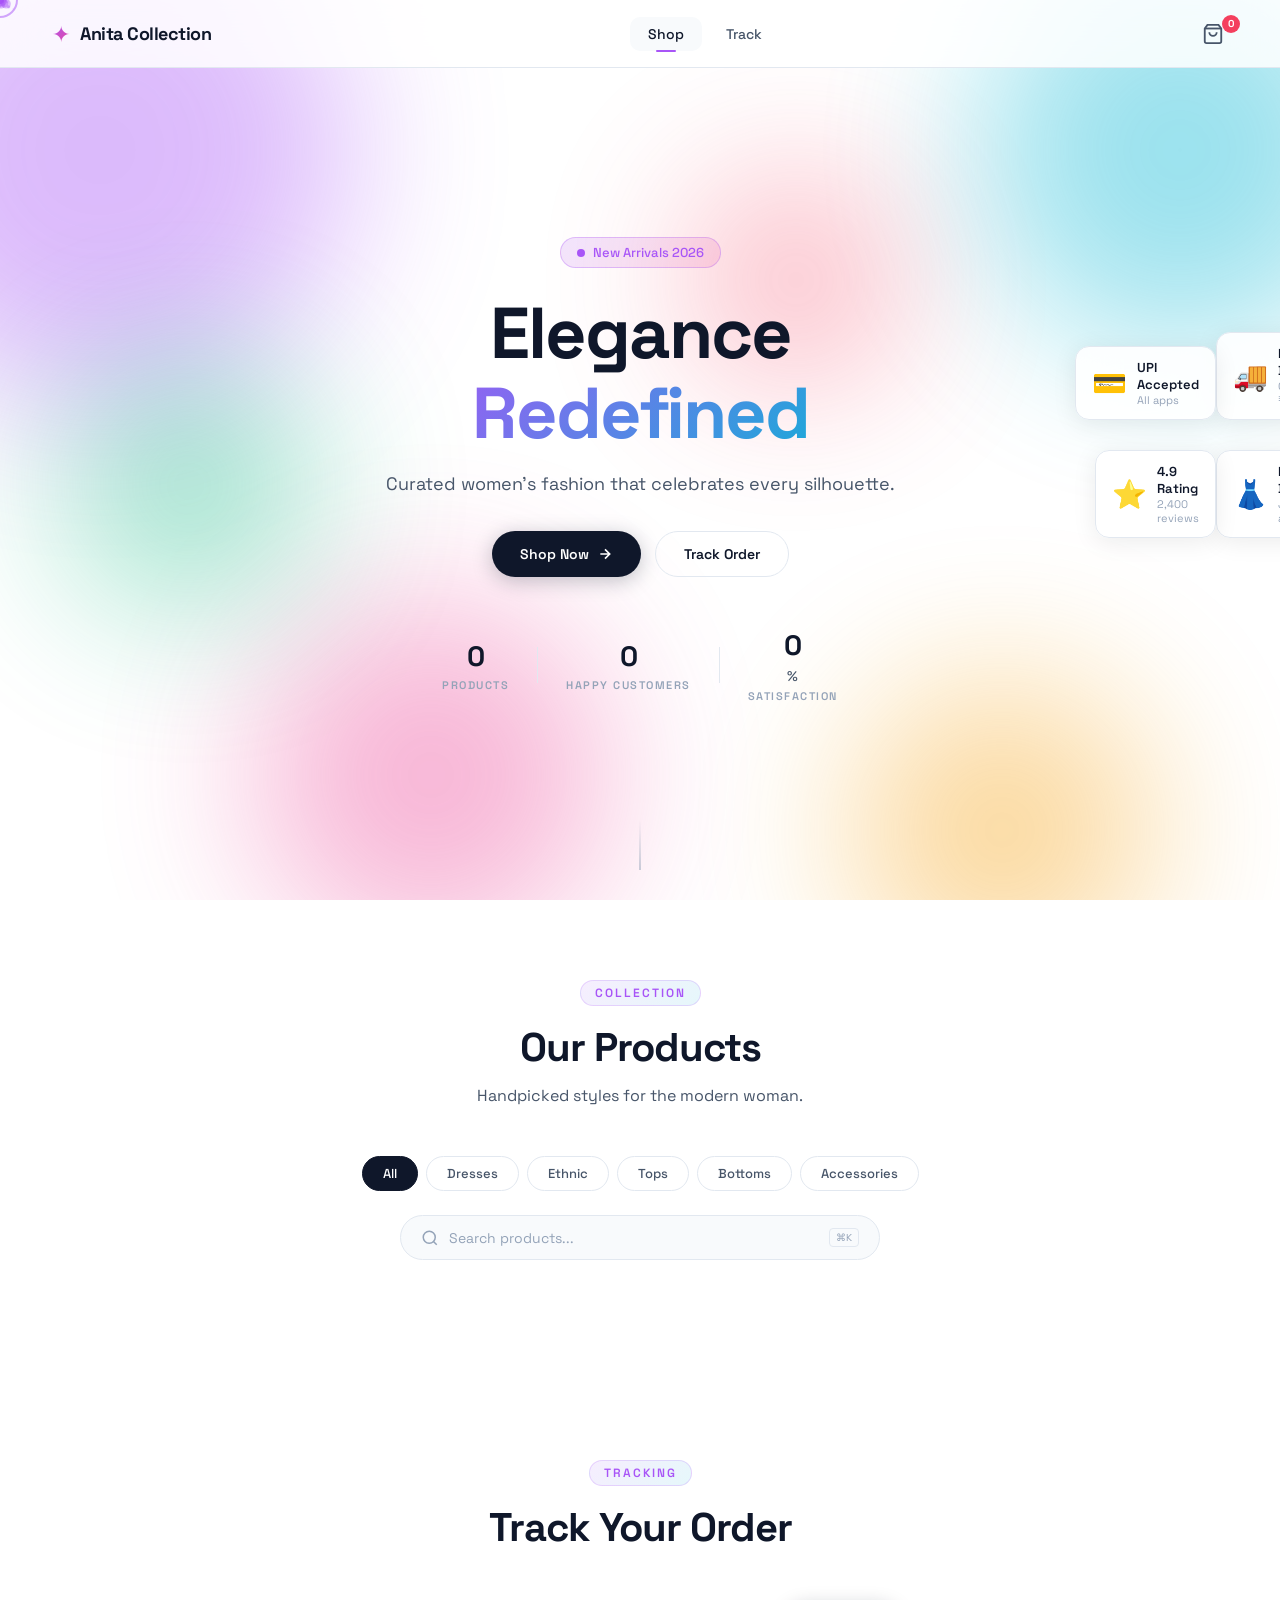
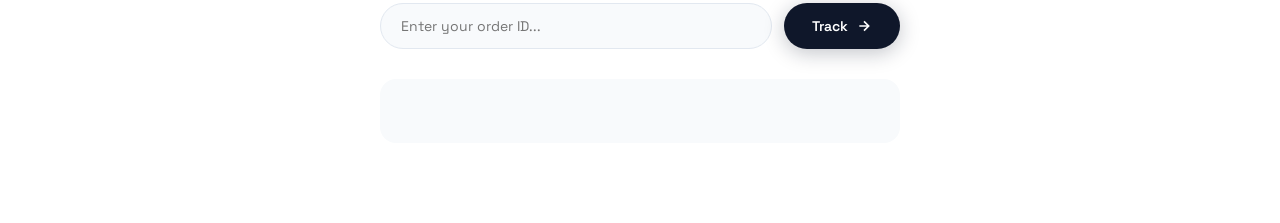
<file: index (3).html>
<!DOCTYPE html>
<html lang="en">
<head>
    <meta charset="UTF-8">
    <meta name="viewport" content="width=device-width, initial-scale=1.0">
    <title>Anita Collection — Women's Fashion</title>
    <link href="https://fonts.googleapis.com/css2?family=Space+Grotesk:wght@300;400;500;600;700&family=Inter:wght@300;400;500;600;700&display=swap" rel="stylesheet">
    <link rel="stylesheet" href="style.css">
</head>
<body>

<canvas id="cursor-canvas"></canvas>
<div id="cursor-follower">
    <div class="cursor-dot"></div>
    <div class="cursor-ring"></div>
</div>

<!-- Secret trigger: triple-click brand logo -->
<nav class="navbar">
    <div class="nav-brand" id="navBrand" data-secret-trigger>
        <span class="brand-icon">✦</span>
        <span class="brand-name">Anita Collection</span>
    </div>
    <div class="nav-links">
        <a href="#shop" class="nav-link active" data-goto="shop">Shop</a>
        <a href="#orders" class="nav-link" data-goto="orders">Track</a>
    </div>
    <div class="nav-cart" id="navCart">
        <span class="cart-count" id="cartCount">0</span>
        <svg width="22" height="22" viewBox="0 0 24 24" fill="none" stroke="currentColor" stroke-width="2">
            <path d="M6 2L3 6v14a2 2 0 002 2h14a2 2 0 002-2V6l-3-4z"/>
            <line x1="3" y1="6" x2="21" y2="6"/>
            <path d="M16 10a4 4 0 01-8 0"/>
        </svg>
    </div>
</nav>

<!-- HERO -->
<section class="hero" id="hero">
    <div class="hero-bg-shapes">
        <div class="shape shape-1"></div>
        <div class="shape shape-2"></div>
        <div class="shape shape-3"></div>
        <div class="shape shape-4"></div>
        <div class="shape shape-5"></div>
        <div class="shape shape-6"></div>
    </div>
    <div class="hero-content">
        <div class="hero-badge">
            <span class="badge-pulse"></span>
            New Arrivals 2026
        </div>
        <h1 class="hero-title">
            <span class="hero-title-line">Elegance</span>
            <span class="hero-title-line gradient-text">Redefined</span>
        </h1>
        <p class="hero-subtitle">Curated women's fashion that celebrates every silhouette.</p>
        <div class="hero-cta">
            <button class="btn btn-primary" data-goto="shop">
                <span>Shop Now</span>
                <svg width="16" height="16" viewBox="0 0 24 24" fill="none" stroke="currentColor" stroke-width="2.5">
                    <path d="M5 12h14M12 5l7 7-7 7"/>
                </svg>
            </button>
            <button class="btn btn-ghost" data-goto="orders">
                <span>Track Order</span>
            </button>
        </div>
        <div class="hero-stats">
            <div class="stat-item">
                <span class="stat-number" data-count="1200">0</span>
                <span class="stat-label">Products</span>
            </div>
            <div class="stat-divider"></div>
            <div class="stat-item">
                <span class="stat-number" data-count="8500">0</span>
                <span class="stat-label">Happy Customers</span>
            </div>
            <div class="stat-divider"></div>
            <div class="stat-item">
                <span class="stat-number" data-count="99">0</span><span class="stat-suffix">%</span>
                <span class="stat-label">Satisfaction</span>
            </div>
        </div>
    </div>
    <div class="hero-visual">
        <div class="float-card fc-1">
            <div class="fc-emoji">👗</div>
            <div class="fc-info"><div class="fc-title">New Dress</div><div class="fc-sub">Just added</div></div>
        </div>
        <div class="float-card fc-2">
            <div class="fc-emoji">⭐</div>
            <div class="fc-info"><div class="fc-title">4.9 Rating</div><div class="fc-sub">2,400 reviews</div></div>
        </div>
        <div class="float-card fc-3">
            <div class="fc-emoji">🚚</div>
            <div class="fc-info"><div class="fc-title">Free Delivery</div><div class="fc-sub">Orders ₹499+</div></div>
        </div>
        <div class="float-card fc-4">
            <div class="fc-emoji">💳</div>
            <div class="fc-info"><div class="fc-title">UPI Accepted</div><div class="fc-sub">All apps</div></div>
        </div>
    </div>
    <div class="hero-scroll-indicator">
        <div class="scroll-line"></div>
    </div>
</section>

<!-- SHOP -->
<div class="shop-section" id="shop">
    <div class="section-header">
        <div class="section-tag">Collection</div>
        <h2 class="section-title">Our Products</h2>
        <p class="section-subtitle">Handpicked styles for the modern woman.</p>
    </div>
    <div class="shop-filters">
        <button class="filter-btn active" data-filter="all">All</button>
        <button class="filter-btn" data-filter="dresses">Dresses</button>
        <button class="filter-btn" data-filter="ethnic">Ethnic</button>
        <button class="filter-btn" data-filter="tops">Tops</button>
        <button class="filter-btn" data-filter="bottoms">Bottoms</button>
        <button class="filter-btn" data-filter="accessories">Accessories</button>
    </div>
    <div class="search-bar">
        <svg width="18" height="18" viewBox="0 0 24 24" fill="none" stroke="currentColor" stroke-width="2">
            <circle cx="11" cy="11" r="8"/><path d="m21 21-4.35-4.35"/>
        </svg>
        <input type="text" id="searchInput" placeholder="Search products...">
        <div class="search-kbd">⌘K</div>
    </div>
    <div class="products-grid" id="productsGrid"></div>
</div>

<!-- ORDER TRACKING -->
<div class="orders-section" id="orders">
    <div class="section-header">
        <div class="section-tag">Tracking</div>
        <h2 class="section-title">Track Your Order</h2>
    </div>
    <div class="order-lookup">
        <input type="text" id="orderLookupInput" placeholder="Enter your order ID...">
        <button class="btn btn-primary" id="lookupOrderBtn">
            <span>Track</span>
            <svg width="16" height="16" viewBox="0 0 24 24" fill="none" stroke="currentColor" stroke-width="2.5">
                <path d="M5 12h14M12 5l7 7-7 7"/>
            </svg>
        </button>
    </div>
    <div class="order-result" id="orderResult"></div>
</div>

<!-- CART DRAWER -->
<div class="cart-overlay" id="cartOverlay"></div>
<div class="cart-drawer" id="cartDrawer">
    <div class="cart-header">
        <h3>Your Cart <span id="cartItemCount">(0)</span></h3>
        <button class="cart-close" id="cartClose">
            <svg width="20" height="20" viewBox="0 0 24 24" fill="none" stroke="currentColor" stroke-width="2">
                <path d="M18 6L6 18M6 6l12 12"/>
            </svg>
        </button>
    </div>
    <div class="cart-items" id="cartItems"></div>
    <div class="cart-empty" id="cartEmpty">
        <div class="cart-empty-icon">🛒</div>
        <p>Your cart is empty</p>
    </div>
    <div class="cart-footer" id="cartFooter">
        <div class="cart-subtotal">
            <span>Subtotal</span>
            <span id="cartSubtotal">₹0.00</span>
        </div>
        <div class="cart-tax">
            <span>Tax (8%)</span>
            <span id="cartTax">₹0.00</span>
        </div>
        <div class="cart-total">
            <span>Total</span>
            <span id="cartTotal">₹0.00</span>
        </div>
        <button class="btn btn-checkout" id="checkoutBtn">
            <span>Checkout with UPI</span>
            <svg width="16" height="16" viewBox="0 0 24 24" fill="none" stroke="currentColor" stroke-width="2.5">
                <path d="M5 12h14M12 5l7 7-7 7"/>
            </svg>
        </button>
    </div>
</div>

<!-- CHECKOUT MODAL -->
<div class="modal-overlay" id="checkoutModal">
    <div class="modal">
        <div class="modal-header">
            <h3>Checkout</h3>
            <button class="modal-close" id="modalClose">
                <svg width="20" height="20" viewBox="0 0 24 24" fill="none" stroke="currentColor" stroke-width="2">
                    <path d="M18 6L6 18M6 6l12 12"/>
                </svg>
            </button>
        </div>
        <div class="modal-body">
            <div class="checkout-step active" data-step="1">
                <h4>Step 1: Contact Info</h4>
                <div class="form-group"><label>Full Name</label><input type="text" id="checkoutName" placeholder="Anita Sharma"></div>
                <div class="form-group"><label>Email</label><input type="email" id="checkoutEmail" placeholder="anita@example.com"></div>
                <div class="form-group"><label>Phone</label><input type="tel" id="checkoutPhone" placeholder="+91 98765 43210"></div>
            </div>
            <div class="checkout-step" data-step="2">
                <h4>Step 2: Shipping Address</h4>
                <div class="form-group"><label>Address</label><input type="text" id="checkoutAddress" placeholder="42 MG Road, Flat 3B"></div>
                <div class="form-row">
                    <div class="form-group"><label>City</label><input type="text" id="checkoutCity" placeholder="Mumbai"></div>
                    <div class="form-group"><label>PIN Code</label><input type="text" id="checkoutZip" placeholder="400001"></div>
                </div>
            </div>
            <div class="checkout-step" data-step="3">
                <h4>Step 3: Payment — UPI</h4>
                <div class="upi-info">
                    <div class="upi-qr-placeholder">📱</div>
                    <p>Pay via any UPI app</p>
                    <p class="upi-id">Owner UPI: <strong>tarunmoriya121-1@okhdfcbank</strong></p>
                </div>
                <div class="form-group"><label>UPI Reference Number</label><input type="text" id="checkoutCard" placeholder="Enter UPI reference (e.g. NPCI123456789)"></div>
            </div>
            <div class="checkout-step" data-step="4">
                <div class="order-confirmation">
                    <div class="confirm-icon">✅</div>
                    <h4>Order Placed!</h4>
                    <p>Order ID: <strong id="newOrderId">--</strong></p>
                    <p>Estimated delivery: <strong>3-5 business days</strong></p>
                    <button class="btn btn-primary" id="continueShoppingBtn"><span>Continue Shopping</span></button>
                </div>
            </div>
        </div>
        <div class="modal-footer" id="modalFooter">
            <button class="btn btn-ghost" id="prevStepBtn" style="display:none;">Back</button>
            <button class="btn btn-primary" id="nextStepBtn"><span>Next</span><svg width="16" height="16" viewBox="0 0 24 24" fill="none" stroke="currentColor" stroke-width="2.5"><path d="M5 12h14M12 5l7 7-7 7"/></svg></button>
        </div>
    </div>
</div>

<!-- ═══════════════════ SECRET PIN MODAL ═══════════════════ -->
<div class="pin-modal" id="pinModal">
    <div class="pin-card">
        <div class="pin-icon">🔐</div>
        <h3>Owner Access</h3>
        <p>Enter your 4-digit PIN</p>
        <div class="pin-display" id="pinDisplay"></div>
        <div class="pin-error" id="pinError" style="display:none;">Incorrect PIN. Try again.</div>
        <div class="pin-keypad" id="pinKeypad"></div>
        <button class="pin-cancel" id="pinCancel">Cancel</button>
        <p class="pin-hint" id="secretHint"></p>
    </div>
</div>

<!-- ═══════════════════ ADMIN PANEL ═══════════════════ -->
<div class="admin-overlay" id="adminOverlay"></div>
<div class="admin-panel" id="adminPanel">
    <div class="admin-topbar">
        <div class="admin-brand">
            <span class="brand-icon">✦</span>
            <span class="admin-title">Owner Panel</span>
            <span class="admin-badge">Control Center</span>
        </div>
        <div class="admin-nav">
            <button class="admin-tab active" data-admin-tab="dashboard">Dashboard</button>
            <button class="admin-tab" data-admin-tab="products">Products</button>
            <button class="admin-tab" data-admin-tab="orders-admin">Orders</button>
            <button class="admin-tab" data-admin-tab="add-product">Add Product</button>
        </div>
        <button class="admin-close" id="adminClose">
            <svg width="18" height="18" viewBox="0 0 24 24" fill="none" stroke="currentColor" stroke-width="2">
                <path d="M18 6L6 18M6 6l12 12"/>
            </svg>
        </button>
    </div>

    <!-- DASHBOARD TAB -->
    <div class="admin-content active" id="adminDashboard">
        <div class="admin-stats">
            <div class="a-stat-card a-stat-revenue">
                <div class="a-stat-icon">💰</div>
                <div class="a-stat-info">
                    <div class="a-stat-label">Total Revenue</div>
                    <div class="a-stat-value" id="adminRevenue">₹0.00</div>
                </div>
            </div>
            <div class="a-stat-card a-stat-profit">
                <div class="a-stat-icon">📈</div>
                <div class="a-stat-info">
                    <div class="a-stat-label">Total Profit</div>
                    <div class="a-stat-value" id="adminProfit">₹0.00</div>
                </div>
            </div>
            <div class="a-stat-card a-stat-orders">
                <div class="a-stat-icon">📦</div>
                <div class="a-stat-info">
                    <div class="a-stat-label">Total Orders</div>
                    <div class="a-stat-value" id="adminTotalOrders">0</div>
                </div>
            </div>
            <div class="a-stat-card a-stat-products">
                <div class="a-stat-icon">👗</div>
                <div class="a-stat-info">
                    <div class="a-stat-label">Active Products</div>
                    <div class="a-stat-value" id="adminProductCount">0</div>
                </div>
            </div>
        </div>
        <div class="admin-chart-card">
            <div class="chart-header">
                <h4>Revenue &amp; Profit Trend</h4>
                <div class="chart-period-btns">
                    <button class="chart-period-btn active" data-period="week">Week</button>
                    <button class="chart-period-btn" data-period="month">Month</button>
                </div>
            </div>
            <div class="chart-container">
                <canvas id="revenueChart" height="200"></canvas>
            </div>
            <div class="chart-legend">
                <span class="legend-item"><span class="legend-dot" style="background:#a855f7;"></span> Revenue</span>
                <span class="legend-item"><span class="legend-dot" style="background:#06b6d4;"></span> Profit</span>
            </div>
        </div>
        <div class="admin-orders-table">
            <div class="table-header">
                <h4>Recent Orders</h4>
                <div class="table-filter-btns">
                    <button class="table-filter-btn active" data-status="all">All</button>
                    <button class="table-filter-btn" data-status="pending">Pending</button>
                    <button class="table-filter-btn" data-status="confirmed">Confirmed</button>
                    <button class="table-filter-btn" data-status="shipped">Shipped</button>
                    <button class="table-filter-btn" data-status="delivered">Delivered</button>
                </div>
            </div>
            <div class="table-wrapper">
                <table>
                    <thead><tr><th>ID</th><th>Customer</th><th>Items</th><th>Total</th><th>Profit</th><th>Status</th><th>Actions</th></tr></thead>
                    <tbody id="adminOrdersTable"></tbody>
                </table>
            </div>
        </div>
        <div class="admin-category-card">
            <h4>Sales by Category</h4>
            <div class="category-bars" id="categoryBars"></div>
        </div>
    </div>

    <!-- PRODUCTS TAB -->
    <div class="admin-content" id="adminProducts">
        <div class="admin-section-header">
            <h3>Product Management</h3>
            <button class="btn btn-primary" id="adminAddProductBtn">
                <svg width="16" height="16" viewBox="0 0 24 24" fill="none" stroke="currentColor" stroke-width="2.5"><path d="M12 5v14M5 12h14"/></svg>
                Add Product
            </button>
        </div>
        <div class="admin-products-grid" id="adminProductsGrid"></div>
    </div>

    <!-- ORDERS TAB -->
    <div class="admin-content" id="adminOrdersAdmin">
        <div class="admin-section-header">
            <h3>All Orders</h3>
            <div class="admin-orders-search">
                <svg width="16" height="16" viewBox="0 0 24 24" fill="none" stroke="currentColor" stroke-width="2"><circle cx="11" cy="11" r="8"/><path d="m21 21-4.35-4.35"/></svg>
                <input type="text" id="adminOrdersSearch" placeholder="Search orders...">
            </div>
        </div>
        <div class="admin-full-orders-table">
            <table>
                <thead><tr><th>ID</th><th>Customer</th><th>Email</th><th>Items</th><th>Subtotal</th><th>Tax</th><th>Total</th><th>Cost</th><th>Profit</th><th>Status</th><th>Date</th><th>Actions</th></tr></thead>
                <tbody id="adminFullOrdersTable"></tbody>
            </table>
        </div>
    </div>

    <!-- ADD PRODUCT TAB -->
    <div class="admin-content" id="adminAddProduct">
        <div class="admin-section-header">
            <h3>Add / Edit Product</h3>
        </div>
        <form class="product-form" id="productForm">
            <input type="hidden" id="editProductId" value="">
            <div class="form-row-2">
                <div class="form-group">
                    <label>Product Name *</label>
                    <input type="text" id="productName" required placeholder="Embroidered Kurti Set">
                </div>
                <div class="form-group">
                    <label>Category *</label>
                    <select id="productCategory">
                        <option value="dresses">Dresses</option>
                        <option value="ethnic">Ethnic</option>
                        <option value="tops">Tops</option>
                        <option value="bottoms">Bottoms</option>
                        <option value="accessories">Accessories</option>
                    </select>
                </div>
            </div>
            <div class="form-row-2">
                <div class="form-group">
                    <label>Selling Price (₹) *</label>
                    <input type="number" id="productPrice" required step="0.01" min="0" placeholder="1499">
                </div>
                <div class="form-group">
                    <label>Cost Price (₹) * — for profit</label>
                    <input type="number" id="productCost" required step="0.01" min="0" placeholder="450">
                </div>
            </div>
            <div class="form-row-2">
                <div class="form-group">
                    <label>Stock Qty *</label>
                    <input type="number" id="productStock" required min="0" placeholder="50">
                </div>
                <div class="form-group">
                    <label>Rating (1–5)</label>
                    <input type="number" id="productRating" min="1" max="5" step="0.1" placeholder="4.5">
                </div>
            </div>
            <div class="form-group">
                <label>Description</label>
                <textarea id="productDescription" rows="3" placeholder="Beautiful hand-embroidered kurti with mirror work..."></textarea>
            </div>
            <div class="form-group">
                <label>Emoji Icon</label>
                <input type="text" id="productEmoji" placeholder="👚" maxlength="2">
                <small style="color:#666;">Use one emoji to represent the product</small>
            </div>
            <div class="form-group">
                <label>Accent Color</label>
                <input type="color" id="productColor" value="#a855f7">
            </div>
            <div class="form-actions">
                <button type="submit" class="btn btn-primary">
                    <svg width="16" height="16" viewBox="0 0 24 24" fill="none" stroke="currentColor" stroke-width="2.5">
                        <path d="M19 21H5a2 2 0 01-2-2V5a2 2 0 012-2h11l5 5v11a2 2 0 01-2 2z"/>
                        <polyline points="17 21 17 13 7 13 7 21"/><polyline points="7 3 7 8 15 8"/>
                    </svg>
                    <span id="productFormSubmitText">Save Product</span>
                </button>
                <button type="button" class="btn btn-ghost" id="cancelEditBtn" style="display:none;">Cancel Edit</button>
            </div>
        </form>
    </div>
</div>

<script src="script.js"></script>
</body>
</html>
</file>
<file: style.css>
/* ═══════════════════════════════════════════════
   ANITA COLLECTION — style.css
═══════════════════════════════════════════════ */
@import url('https://fonts.googleapis.com/css2?family=Space+Grotesk:wght@300;400;500;600;700&display=swap');
*,*::before,*::after{box-sizing:border-box;margin:0;padding:0}
:root{
  --bg:#fff;--bg2:#f8fafc;--bg3:#f1f5f9;
  --text:#0f172a;--text2:#475569;--text3:#94a3b8;
  --border:#e2e8f0;--shadow:0 4px 24px rgba(0,0,0,.08);
  --violet:#a855f7;--cyan:#06b6d4;--pink:#ec4899;
  --amber:#f59e0b;--emerald:#10b981;--rose:#f43f5e;
  --radius:16px;--radius-sm:10px;
  --font:'Space Grotesk',sans-serif;
}
html{scroll-behavior:smooth}
body{font-family:var(--font);background:var(--bg);color:var(--text);overflow-x:hidden;cursor:none}
a{text-decoration:none;color:inherit}
button{cursor:pointer;border:none;background:none;font-family:var(--font)}
input,select,textarea{font-family:var(--font)}

/* Cursor */
#cursor-canvas{position:fixed;top:0;left:0;width:100%;height:100%;pointer-events:none;z-index:9999}
#cursor-follower{position:fixed;top:0;left:0;pointer-events:none;z-index:9998}
.cursor-dot{width:8px;height:8px;background:var(--violet);border-radius:50%;position:absolute;transform:translate(-50%,-50%)}
.cursor-ring{width:36px;height:36px;border:2px solid var(--violet);border-radius:50%;position:absolute;transform:translate(-50%,-50%);opacity:.5;transition:transform .15s,opacity .15s}

/* Nav */
.navbar{position:fixed;top:0;left:0;right:0;z-index:1000;display:flex;align-items:center;justify-content:space-between;padding:0 40px;height:68px;background:rgba(255,255,255,.85);backdrop-filter:blur(20px);border-bottom:1px solid var(--border)}
.nav-brand{display:flex;align-items:center;gap:10px;cursor:pointer;transition:transform .2s;padding:6px 12px;border-radius:var(--radius-sm)}
.nav-brand:hover{transform:scale(1.05)}
.nav-brand .brand-icon{font-size:22px;background:linear-gradient(135deg,var(--violet),var(--pink));-webkit-background-clip:text;-webkit-text-fill-color:transparent}
.nav-brand .brand-name{font-size:18px;font-weight:700;letter-spacing:-.5px}
.nav-links{display:flex;gap:6px}
.nav-link{padding:8px 18px;border-radius:var(--radius-sm);font-size:14px;font-weight:500;color:var(--text2);transition:all .25s;position:relative}
.nav-link:hover,.nav-link.active{color:var(--text);background:var(--bg2)}
.nav-link.active::after{content:'';position:absolute;bottom:-1px;left:50%;transform:translateX(-50%);width:20px;height:2px;background:var(--violet);border-radius:2px}
.nav-cart{position:relative;display:flex;align-items:center;gap:8px;padding:8px 16px;border-radius:var(--radius-sm);transition:all .25s;color:var(--text2)}
.nav-cart:hover{background:var(--bg2);color:var(--text)}
.cart-count{position:absolute;top:0;right:0;background:var(--rose);color:#fff;font-size:10px;font-weight:700;width:18px;height:18px;border-radius:50%;display:flex;align-items:center;justify-content:center}

/* Hero */
.hero{min-height:100vh;display:flex;align-items:center;justify-content:center;position:relative;overflow:hidden;padding:100px 40px 60px}
.hero-bg-shapes{position:absolute;inset:0;overflow:hidden}
.shape{position:absolute;border-radius:50%;filter:blur(80px);opacity:.4;animation:float 8s ease-in-out infinite}
.shape-1{width:500px;height:500px;background:var(--violet);top:-100px;left:-150px;animation-delay:0s}
.shape-2{width:400px;height:400px;background:var(--cyan);top:-50px;right:-100px;animation-delay:-2s}
.shape-3{width:350px;height:350px;background:var(--pink);bottom:-50px;left:20%;animation-delay:-4s}
.shape-4{width:300px;height:300px;background:var(--amber);bottom:-80px;right:10%;animation-delay:-1s}
.shape-5{width:250px;height:250px;background:var(--emerald);top:40%;left:5%;animation-delay:-3s}
.shape-6{width:200px;height:200px;background:var(--rose);top:20%;right:30%;animation-delay:-5s}
@keyframes float{0%,100%{transform:translate(0,0) scale(1)}25%{transform:translate(30px,-30px) scale(1.05)}50%{transform:translate(-20px,20px) scale(.95)}75%{transform:translate(20px,30px) scale(1.02)}}
.hero-content{position:relative;z-index:2;text-align:center;max-width:700px}
.hero-badge{display:inline-flex;align-items:center;gap:8px;padding:6px 16px;border-radius:100px;background:linear-gradient(135deg,rgba(168,85,247,.15),rgba(236,72,153,.15));border:1px solid rgba(168,85,247,.3);font-size:13px;font-weight:500;color:var(--violet);margin-bottom:28px;animation:slideDown .6s ease}
.badge-pulse{width:8px;height:8px;background:var(--violet);border-radius:50%;animation:pulse 2s infinite}
@keyframes pulse{0%,100%{opacity:1;transform:scale(1)}50%{opacity:.5;transform:scale(1.5)}}
.hero-title{display:flex;flex-direction:column;gap:4px;margin-bottom:20px}
.hero-title-line{font-size:clamp(42px,7vw,72px);font-weight:700;letter-spacing:-2px;line-height:1.05;animation:slideUp .6s ease both}
.hero-title-line:nth-child(2){animation-delay:.15s}
.gradient-text{background:linear-gradient(135deg,var(--violet),var(--cyan),var(--pink));-webkit-background-clip:text;-webkit-text-fill-color:transparent;background-size:200% 200%;animation:gradientShift 4s ease infinite}
@keyframes gradientShift{0%,100%{background-position:0% 50%}50%{background-position:100% 50%}}
.hero-subtitle{font-size:18px;color:var(--text2);margin-bottom:36px;animation:slideUp .6s ease .3s both}
.hero-cta{display:flex;gap:14px;justify-content:center;flex-wrap:wrap;margin-bottom:50px;animation:slideUp .6s ease .4s both}
.btn{display:inline-flex;align-items:center;gap:8px;padding:13px 28px;border-radius:100px;font-size:14px;font-weight:600;transition:all .3s}
.btn-primary{background:var(--text);color:#fff;box-shadow:0 4px 20px rgba(15,23,42,.25)}
.btn-primary:hover{transform:translateY(-2px);box-shadow:0 8px 30px rgba(15,23,42,.35)}
.btn-ghost{background:transparent;color:var(--text);border:1.5px solid var(--border)}
.btn-ghost:hover{border-color:var(--text);background:var(--bg2)}
.hero-stats{display:flex;align-items:center;justify-content:center;gap:28px;animation:slideUp .6s ease .5s both}
.stat-item{display:flex;flex-direction:column;align-items:center;gap:4px}
.stat-number{font-size:28px;font-weight:700;letter-spacing:-1px}
.stat-suffix{font-size:14px;font-weight:500;color:var(--text2)}
.stat-label{font-size:11px;text-transform:uppercase;letter-spacing:1.5px;color:var(--text3);font-weight:600}
.stat-divider{width:1px;height:36px;background:var(--border)}
.hero-visual{position:absolute;right:5%;top:50%;transform:translateY(-50%);z-index:2;display:none}
@media(min-width:1024px){.hero-visual{display:block}}
.floating-cards{position:relative;width:280px;height:280px}
.float-card{position:absolute;display:flex;align-items:center;gap:10px;padding:12px 16px;background:rgba(255,255,255,.9);backdrop-filter:blur(20px);border:1px solid var(--border);border-radius:14px;box-shadow:var(--shadow);animation:floatCard 6s ease-in-out infinite}
.fc-1{top:0;left:0;animation-delay:0s}
.fc-2{top:0;right:0;animation-delay:-1.5s}
.fc-3{bottom:30px;left:0;animation-delay:-3s}
.fc-4{bottom:30px;right:0;animation-delay:-4.5s}
@keyframes floatCard{0%,100%{transform:translateY(0)}50%{transform:translateY(-12px)}}
.fc-emoji{font-size:28px}
.fc-title{font-size:13px;font-weight:600}
.fc-sub{font-size:11px;color:var(--text3)}
.hero-scroll-indicator{position:absolute;bottom:30px;left:50%;transform:translateX(-50%)}
.scroll-line{width:1px;height:50px;background:linear-gradient(to bottom,transparent,var(--text3));animation:scrollLine 2s ease infinite}
@keyframes scrollLine{0%{transform:scaleY(0);transform-origin:top}50%{transform:scaleY(1);transform-origin:top}51%{transform:scaleY(1);transform-origin:bottom}100%{transform:scaleY(0);transform-origin:bottom}}

/* Sections */
.customer-view{padding-top:68px}
.shop-section,.orders-section{padding:80px 40px;max-width:1200px;margin:0 auto}
.section-header{text-align:center;margin-bottom:50px}
.section-tag{display:inline-block;padding:4px 14px;border-radius:100px;background:linear-gradient(135deg,rgba(168,85,247,.1),rgba(6,182,212,.1));border:1px solid rgba(168,85,247,.2);font-size:12px;font-weight:600;text-transform:uppercase;letter-spacing:2px;color:var(--violet);margin-bottom:16px}
.section-title{font-size:clamp(28px,4vw,40px);font-weight:700;letter-spacing:-1px;margin-bottom:12px}
.section-subtitle{font-size:16px;color:var(--text2)}

/* Filters */
.shop-filters{display:flex;gap:8px;justify-content:center;flex-wrap:wrap;margin-bottom:24px}
.filter-btn{padding:8px 20px;border-radius:100px;font-size:13px;font-weight:500;border:1.5px solid var(--border);color:var(--text2);transition:all .25s}
.filter-btn:hover,.filter-btn.active{background:var(--text);color:#fff;border-color:var(--text)}

/* Search */
.search-bar{display:flex;align-items:center;gap:10px;max-width:480px;margin:0 auto 40px;padding:12px 20px;border-radius:100px;border:1.5px solid var(--border);background:var(--bg2)}
.search-bar svg{color:var(--text3);flex-shrink:0}
.search-bar input{flex:1;border:none;background:none;outline:none;font-size:14px;color:var(--text)}
.search-bar input::placeholder{color:var(--text3)}
.search-kbd{font-size:10px;color:var(--text3);padding:2px 6px;border-radius:4px;border:1px solid var(--border)}

/* Product Grid */
.products-grid{display:grid;grid-template-columns:repeat(auto-fill,minmax(260px,1fr));gap:24px}
.product-card{background:var(--bg);border:1.5px solid var(--border);border-radius:var(--radius);padding:24px;transition:all .35s;opacity:0;transform:translateY(30px);cursor:pointer;position:relative;overflow:hidden}
.product-card::before{content:'';position:absolute;top:0;left:0;right:0;height:3px;opacity:0;transition:opacity .3s}
.product-card:hover{transform:translateY(-6px);box-shadow:0 16px 48px rgba(0,0,0,.1);border-color:transparent}
.product-card.visible{opacity:1;transform:translateY(0)}
.product-card-header{display:flex;justify-content:space-between;align-items:flex-start;margin-bottom:16px}
.product-emoji-wrap{width:56px;height:56px;border-radius:14px;display:flex;align-items:center;justify-content:center;font-size:32px;margin-bottom:12px}
.product-name{font-size:15px;font-weight:600;line-height:1.4;margin-bottom:6px}
.product-meta{display:flex;align-items:center;gap:8px;font-size:12px;color:var(--text3);margin-bottom:12px}
.product-rating{display:flex;align-items:center;gap:3px}
.product-price{font-size:22px;font-weight:700;color:var(--text)}
.product-card-footer{display:flex;align-items:center;justify-content:space-between;margin-top:16px}
.product-quick-add{width:40px;height:40px;border-radius:50%;background:var(--text);color:#fff;display:flex;align-items:center;justify-content:center;transition:all .25s;flex-shrink:0}
.product-quick-add:hover{transform:scale(1.1);background:var(--violet)}

/* Order Lookup */
.order-lookup{display:flex;gap:12px;max-width:520px;margin:0 auto 30px}
.order-lookup input{flex:1;padding:13px 20px;border-radius:100px;border:1.5px solid var(--border);outline:none;font-size:14px;background:var(--bg2)}
.order-result{background:var(--bg2);border-radius:var(--radius);padding:32px;max-width:520px;margin:0 auto}

/* Cart Drawer */
.cart-overlay{position:fixed;inset:0;background:rgba(0,0,0,.4);z-index:2000;opacity:0;pointer-events:none;transition:opacity .3s}
.cart-overlay.open{opacity:1;pointer-events:all}
.cart-drawer{position:fixed;top:0;right:0;bottom:0;width:400px;max-width:90vw;background:var(--bg);z-index:2001;transform:translateX(100%);transition:transform .4s cubic-bezier(.16,1,.3,1);display:flex;flex-direction:column}
.cart-drawer.open{transform:translateX(0)}
.cart-header{display:flex;align-items:center;justify-content:space-between;padding:24px; border-bottom:1px solid var(--border)}
.cart-header h3{font-size:18px;font-weight:700}
.cart-close{width:36px;height:36px;border-radius:50%;display:flex;align-items:center;justify-content:center;border:1px solid var(--border);transition:all .2s}
.cart-close:hover{background:var(--bg2)}
.cart-items{flex:1;overflow-y:auto;padding:16px 24px;display:flex;flex-direction:column;gap:12px}
.cart-empty{display:none;flex:1;flex-direction:column;align-items:center;justify-content:center;gap:12px;color:var(--text3)}
.cart-empty-icon{font-size:48px}
.cart-item{display:flex;gap:12px;padding:12px;border-radius:var(--radius-sm);border:1px solid var(--border);background:var(--bg2)}
.cart-item-emoji{font-size:32px;width:52px;height:52px;border-radius:10px;background:var(--bg);display:flex;align-items:center;justify-content:center;flex-shrink:0}
.cart-item-info{flex:1;min-width:0}
.cart-item-name{font-size:13px;font-weight:600;margin-bottom:4px;white-space:nowrap;overflow:hidden;text-overflow:ellipsis}
.cart-item-price{font-size:13px;color:var(--text2)}
.cart-item-qty{display:flex;align-items:center;gap:8px;margin-top:6px}
.qty-btn{width:26px;height:26px;border-radius:50%;border:1px solid var(--border);display:flex;align-items:center;justify-content:center;font-size:16px;transition:all .2s}
.qty-btn:hover{background:var(--text);color:#fff;border-color:var(--text)}
.cart-item-qty span{font-size:14px;font-weight:600;min-width:20px;text-align:center}
.cart-footer{padding:24px;border-top:1px solid var(--border);display:flex;flex-direction:column;gap:10px}
.cart-subtotal,.cart-tax,.cart-total{display:flex;justify-content:space-between;font-size:14px}
.cart-tax{color:var(--text3)}
.cart-total{font-size:18px;font-weight:700;padding-top:6px;border-top:1px solid var(--border)}
.btn-checkout{width:100%;justify-content:center;padding:15px}

/* Checkout Modal */
.modal-overlay{position:fixed;inset:0;background:rgba(0,0,0,.5);z-index:3000;opacity:0;pointer-events:none;transition:opacity .3s;display:flex;align-items:center;justify-content:center;padding:20px}
.modal-overlay.open{opacity:1;pointer-events:all}
.modal{background:var(--bg);border-radius:24px;width:100%;max-width:460px;transform:scale(.9) translateY(20px);transition:transform .4s cubic-bezier(.16,1,.3,1);max-height:90vh;display:flex;flex-direction:column;overflow:hidden}
.modal-overlay.open .modal{transform:scale(1) translateY(0)}
.modal-header{display:flex;align-items:center;justify-content:space-between;padding:24px 24px 0}
.modal-header h3{font-size:20px;font-weight:700}
.modal-close{width:36px;height:36px;border-radius:50%;display:flex;align-items:center;justify-content:center;border:1px solid var(--border);transition:all .2s}
.modal-close:hover{background:var(--bg2)}
.modal-body{flex:1;overflow-y:auto;padding:20px 24px}
.checkout-step{display:none}
.checkout-step.active{display:block}
.checkout-step h4{font-size:15px;font-weight:600;margin-bottom:16px;color:var(--text2)}
.form-group{margin-bottom:14px}
.form-group label{display:block;font-size:12px;font-weight:600;text-transform:uppercase;letter-spacing:1px;color:var(--text3);margin-bottom:6px}
.form-group input,.form-group textarea,.form-group select{width:100%;padding:11px 14px;border-radius:12px;border:1.5px solid var(--border);outline:none;font-size:14px;background:var(--bg2);transition:border-color .2s}
.form-group input:focus,.form-group textarea:focus,.form-group select:focus{border-color:var(--violet)}
.form-row{display:flex;gap:12px}
.form-row > *{flex:1}
.form-row-2{display:flex;gap:12px}
.form-row-2 > *{flex:1}
.payment-cards{display:flex;gap:8px;margin-bottom:16px}
.payment-card{flex:1;padding:10px;border-radius:10px;border:2px solid var(--border);text-align:center;font-size:13px;font-weight:500;transition:all .2s;cursor:pointer}
.payment-card:hover,.payment-card.active{border-color:var(--violet);background:rgba(168,85,247,.05)}
.upi-qr-placeholder{display:flex;justify-content:center;margin-bottom:16px}
.upi-box{width:180px;height:180px;border-radius:var(--radius);border:2px dashed var(--border);display:flex;flex-direction:column;align-items:center;justify-content:center;gap:8px;background:var(--bg2)}
.upi-icon{font-size:48px}
.upi-id{font-size:11px;font-weight:600;color:var(--violet);font-family:monospace}
.order-confirmation{text-align:center;padding:20px 0}
.confirm-icon{font-size:56px;margin-bottom:16px}
.order-confirmation h4{font-size:22px;font-weight:700;margin-bottom:10px}
.order-confirmation p{font-size:14px;color:var(--text2);margin-bottom:6px}
.modal-footer{display:flex;justify-content:flex-end;gap:10px;padding:0 24px 24px;align-items:center}
#prevStepBtn{display:none}

/* PIN Modal */
.pin-modal{position:fixed;inset:0;background:rgba(0,0,0,.6);z-index:5000;display:flex;align-items:center;justify-content:center;opacity:0;pointer-events:none;transition:opacity .3s}
.pin-modal.open{opacity:1;pointer-events:all}
.pin-card{background:var(--bg);border-radius:24px;padding:40px;width:340px;text-align:center;transform:scale(.9);transition:transform .4s cubic-bezier(.16,1,.3,1)}
.pin-modal.open .pin-card{transform:scale(1)}
.pin-icon{font-size:48px;margin-bottom:16px}
.pin-card h3{font-size:20px;font-weight:700;margin-bottom:8px}
.pin-card p{font-size:13px;color:var(--text2);margin-bottom:24px}
.pin-display{display:flex;justify-content:center;gap:10px;margin-bottom:12px}
.pin-digit{width:44px;height:52px;border-radius:10px;border:2px solid var(--border);background:var(--bg2);font-size:22px;font-weight:700;text-align:center;transition:border-color .2s}
.pin-digit.filled{border-color:var(--violet);background:rgba(168,85,247,.08)}
.pin-digit:focus{border-color:var(--violet);outline:none}
.pin-error{color:var(--rose);font-size:13px;margin-bottom:8px;font-weight:500}
.pin-keypad{display:flex;flex-direction:column;gap:8px;max-width:220px;margin:0 auto 16px}
.pin-key-row{display:flex;gap:8px;justify-content:center}
.pin-key{width:52px;height:52px;border-radius:12px;border:1.5px solid var(--border);background:var(--bg2);font-size:18px;font-weight:600;transition:all .2s;display:flex;align-items:center;justify-content:center}
.pin-key:hover{background:var(--text);color:#fff;border-color:var(--text)}
.pin-key.del{background:var(--rose);color:#fff;border-color:var(--rose)}
.pin-key.clear{background:var(--bg3);font-size:12px}
.pin-hint{font-size:12px;color:var(--text3)}
.pin-hint a{color:var(--violet);font-weight:600}

/* Admin Panel */
.admin-overlay{position:fixed;inset:0;background:rgba(0,0,0,.5);z-index:1500;opacity:0;pointer-events:none;transition:opacity .3s}
.admin-overlay.open{opacity:1;pointer-events:all}
.admin-panel{position:fixed;top:0;right:0;bottom:0;width:900px;max-width:95vw;background:var(--bg);z-index:1501;transform:translateX(100%);transition:transform .5s cubic-bezier(.16,1,.3,1);display:flex;flex-direction:column;overflow:hidden;border-left:1px solid var(--border)}
.admin-panel.open{transform:translateX(0)}
.admin-topbar{display:flex;align-items:center;gap:16px;padding:0 20px;height:60px;border-bottom:1px solid var(--border);background:var(--bg2);flex-shrink:0}
.admin-brand{display:flex;align-items:center;gap:8px}
.admin-title{font-size:16px;font-weight:700}
.admin-badge{padding:2px 10px;border-radius:100px;background:linear-gradient(135deg,var(--violet),var(--pink));color:#fff;font-size:11px;font-weight:600}
.admin-nav{display:flex;gap:4px;flex:1;justify-content:center}
.admin-tab{display:flex;align-items:center;gap:6px;padding:7px 14px;border-radius:8px;font-size:13px;font-weight:500;color:var(--text2);transition:all .2s}
.admin-tab:hover,.admin-tab.active{background:var(--text);color:#fff}
.admin-close{width:34px;height:34px;border-radius:50%;display:flex;align-items:center;justify-content:center;border:1px solid var(--border);transition:all .2s}
.admin-close:hover{background:var(--rose);color:#fff;border-color:var(--rose)}
.admin-content{display:none;flex-direction:column;flex:1;overflow-y:auto;padding:24px;gap:20px}
.admin-content.active{display:flex}
.admin-stats{display:grid;grid-template-columns:repeat(4,1fr);gap:14px}
.a-stat-card{display:flex;align-items:center;gap:14px;padding:18px;border-radius:var(--radius);border:1.5px solid var(--border);transition:all .3s}
.a-stat-card:hover{transform:translateY(-3px);box-shadow:var(--shadow)}
.a-stat-icon{font-size:32px}
.a-stat-label{font-size:11px;text-transform:uppercase;letter-spacing:1px;color:var(--text3);font-weight:600}
.a-stat-value{font-size:22px;font-weight:700}
.a-stat-revenue{border-color:rgba(168,85,247,.3);background:linear-gradient(135deg,rgba(168,85,247,.05),rgba(236,72,153,.05))}
.a-stat-profit{border-color:rgba(6,182,212,.3);background:linear-gradient(135deg,rgba(6,182,212,.05),rgba(16,185,129,.05))}
.a-stat-orders{border-color:rgba(245,158,11,.3);background:linear-gradient(135deg,rgba(245,158,11,.05),rgba(244,63,94,.05))}
.a-stat-products{border-color:rgba(16,185,129,.3);background:linear-gradient(135deg,rgba(16,185,129,.05),rgba(168,85,247,.05))}
.admin-chart-card{background:var(--bg2);border:1.5px solid var(--border);border-radius:var(--radius);padding:20px}
.chart-header{display:flex;align-items:center;justify-content:space-between;margin-bottom:16px}
.chart-header h4{font-size:15px;font-weight:600}
.chart-period-btns{display:flex;gap:4px}
.chart-period-btn{padding:5px 12px;border-radius:6px;font-size:12px;font-weight:500;border:1px solid var(--border);transition:all .2s}
.chart-period-btn.active{background:var(--text);color:#fff;border-color:var(--text)}
.chart-container{height:180px;position:relative}
.chart-legend{display:flex;gap:16px;margin-top:12px;justify-content:center}
.legend-item{display:flex;align-items:center;gap:6px;font-size:12px;font-weight:500;color:var(--text2)}
.legend-dot{width:8px;height:8px;border-radius:50%}
.admin-orders-table{background:var(--bg2);border:1.5px solid var(--border);border-radius:var(--radius);overflow:hidden}
.table-header{display:flex;align-items:center;justify-content:space-between;padding:16px 20px;border-bottom:1px solid var(--border)}
.table-header h4{font-size:15px;font-weight:600}
.table-filter-btns{display:flex;gap:4px}
.table-filter-btn{padding:4px 10px;border-radius:6px;font-size:12px;font-weight:500;border:1px solid var(--border);transition:all .2s}
.table-filter-btn.active{background:var(--violet);color:#fff;border-color:var(--violet)}
.table-wrapper{overflow-x:auto}
table{width:100%;border-collapse:collapse}
th{font-size:11px;text-transform:uppercase;letter-spacing:1px;color:var(--text3);font-weight:600;padding:10px 16px;text-align:left;border-bottom:1px solid var(--border)}
td{font-size:13px;padding:12px 16px;border-bottom:1px solid var(--border)}
tr:last-child td{border-bottom:none}
tr:hover td{background:var(--bg)}
.admin-category-card{background:var(--bg2);border:1.5px solid var(--border);border-radius:var(--radius);padding:20px}
.admin-category-card h4{font-size:15px;font-weight:600;margin-bottom:14px}
.category-bars{display:flex;flex-direction:column;gap:10px}
.cat-bar{display:flex;flex-direction:column;gap:4px}
.cat-bar-label{display:flex;justify-content:space-between;font-size:12px;font-weight:500}
.cat-bar-track{height:8px;border-radius:100px;background:var(--bg3);overflow:hidden}
.cat-bar-fill{height:100%;border-radius:100px;transition:width 1s ease}
.admin-section-header{display:flex;align-items:center;justify-content:space-between}
.admin-section-header h3{font-size:18px;font-weight:700}
.admin-products-grid{display:grid;grid-template-columns:repeat(auto-fill,minmax(200px,1fr));gap:14px}
.admin-product-card{background:var(--bg2);border:1.5px solid var(--border);border-radius:var(--radius);padding:16px;transition:all .25s}
.admin-product-card:hover{transform:translateY(-3px);box-shadow:var(--shadow)}
.admin-product-emoji{font-size:36px;margin-bottom:10px;display:block}
.admin-product-name{font-size:14px;font-weight:600;margin-bottom:4px}
.admin-product-cat{font-size:11px;text-transform:uppercase;letter-spacing:1px;color:var(--text3);font-weight:600;margin-bottom:8px}
.admin-product-price{font-size:16px;font-weight:700}
.admin-product-actions{display:flex;gap:6px;margin-top:10px}
.admin-product-actions button,.admin-status-btn{padding:5px 10px;border-radius:6px;font-size:11px;font-weight:600;border:1px solid var(--border);transition:all .2s}
.admin-product-actions button:hover,.admin-status-btn:hover{background:var(--text);color:#fff;border-color:var(--text)}
.admin-full-orders-table{background:var(--bg2);border:1.5px solid var(--border);border-radius:var(--radius);overflow:hidden}
.product-form{display:flex;flex-direction:column;gap:12px;max-width:600px}
.form-actions{display:flex;gap:10px;padding-top:8px}

/* Animations */
@keyframes slideUp{from{opacity:0;transform:translateY(30px)}to{opacity:1;transform:translateY(0)}}
@keyframes slideDown{from{opacity:0;transform:translateY(-20px)}to{opacity:1;transform:translateY(0)}}

/* Mobile */
@media(max-width:768px){
  .navbar{padding:0 20px}
  .hero{padding:80px 20px 50px}
  .shop-section,.orders-section{padding:50px 20px}
  .hero-stats{flex-direction:column;gap:16px}
  .stat-divider{display:none}
  .products-grid{grid-template-columns:repeat(auto-fill,minmax(160px,1fr));gap:14px}
  .admin-stats{grid-template-columns:repeat(2,1fr)}
  .admin-panel{width:100vw}
  .admin-nav{display:none}
}
</file>
